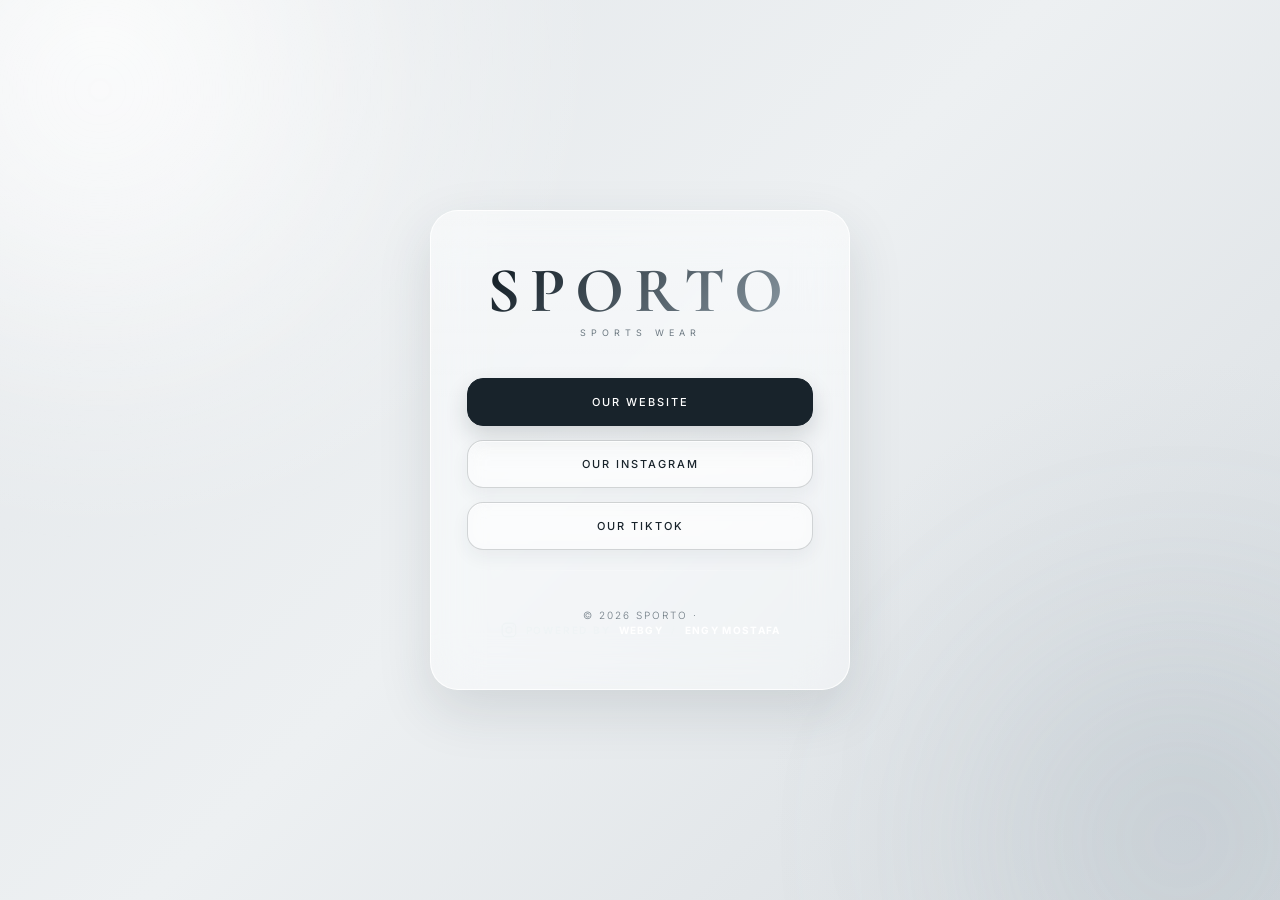
<file: index.html>
<!DOCTYPE html>
<html lang="en">
<head>
<meta charset="UTF-8">
<meta name="viewport" content="width=device-width, initial-scale=1.0">
<title>sporto — sports Wear</title>
<link href="https://fonts.googleapis.com/css2?family=Cormorant+Garamond:ital,wght@0,300;0,400;0,600;1,300;1,400&family=Inter:wght@300;400;500&display=swap" rel="stylesheet">
<style>
  * { margin: 0; padding: 0; box-sizing: border-box; }

  :root {
    --gold:        #9a9a9a;
    --gold-light:  #c4c4c4;
    --gold-dim:    rgba(255,255,255,0.08);
    --gold-border: rgba(255,255,255,0.15);
    --black:       #0f0f0f;
    --off-black:   #1a1a1a;
    --gray:        #a8a8a8;
    --light-gray:  #2a2a2a;
    --white:       #ffffff;
    --grad:        linear-gradient(135deg, #4a4a4a 0%, #1a1a1a 100%);

    /* liquid glass tokens */
    --glass-bg:        rgba(255,255,255,0.06);
    --glass-bg-strong: rgba(255,255,255,0.12);
    --glass-border:    rgba(255,255,255,0.14);
    --glass-shadow:    0 20px 60px rgba(0,0,0,0.55);
    --glass-blur:      24px;
  }

  html, body { height: 100%; }

  body {
    font-family: 'Inter', sans-serif;
    min-height: 100vh;
    display: flex;
    align-items: center;
    justify-content: center;
    padding: 20px;
    position: relative;
    overflow-x: hidden;
    font-weight: 300;
    letter-spacing: 0.01em;
    color: var(--white);
    background: #0a0a0c;
  }

  /* floating glass orbs for ambient liquid feel */
  body::before,
  body::after {
    content: '';
    position: fixed;
    border-radius: 50%;
    filter: blur(70px);
    pointer-events: none;
    z-index: 0;
  }
  body::before {
    width: 460px;
    height: 460px;
    top: -140px;
    left: -140px;
    background: radial-gradient(circle, rgba(56,142,255,0.55) 0%, transparent 70%);
    animation: float1 14s ease-in-out infinite;
  }
  body::after {
    width: 420px;
    height: 420px;
    bottom: -160px;
    right: -120px;
    background: radial-gradient(circle, rgba(255,140,56,0.5) 0%, transparent 70%);
    animation: float2 16s ease-in-out infinite;
  }

  @keyframes float1 {
    0%, 100% { transform: translate(0,0) scale(1); }
    50%      { transform: translate(40px, 30px) scale(1.08); }
  }
  @keyframes float2 {
    0%, 100% { transform: translate(0,0) scale(1); }
    50%      { transform: translate(-30px, -25px) scale(1.06); }
  }

  /* ── CONTAINER — the liquid glass card ── */
  .container {
    background: var(--glass-bg);
    backdrop-filter: blur(var(--glass-blur)) saturate(160%);
    -webkit-backdrop-filter: blur(var(--glass-blur)) saturate(160%);
    border-radius: 28px;
    padding: 48px 36px;
    width: 100%;
    max-width: 420px;
    border: 1px solid var(--glass-border);
    box-shadow:
      var(--glass-shadow),
      inset 0 1px 1px rgba(255,255,255,0.15),
      inset 0 -1px 1px rgba(255,255,255,0.04);
    position: relative;
    text-align: center;
    z-index: 1;
    overflow: hidden;
  }

  /* glossy top sheen — the "liquid" highlight */
  .container::before {
    content: '';
    position: absolute;
    top: 0; left: 0; right: 0;
    height: 50%;
    background: linear-gradient(to bottom, rgba(255,255,255,0.08), transparent);
    pointer-events: none;
    border-radius: 28px 28px 50% 50% / 28px 28px 30% 30%;
  }

  /* ── LANG TOGGLE ── */
  .lang-toggle {
    position: absolute;
    top: 20px;
    right: 20px;
    display: flex;
    align-items: center;
    gap: 6px;
    background: rgba(255,255,255,0.08);
    backdrop-filter: blur(8px);
    -webkit-backdrop-filter: blur(8px);
    border: 1px solid rgba(255,255,255,0.18);
    border-radius: 999px;
    padding: 6px 14px;
    font-size: 10px;
    font-weight: 500;
    letter-spacing: 1px;
    text-transform: uppercase;
    color: var(--gray);
    cursor: pointer;
    transition: all 0.25s ease;
    z-index: 2;
    box-shadow: 0 2px 8px rgba(0,0,0,0.2);
  }
  .lang-toggle:hover {
    border-color: rgba(255,255,255,0.4);
    color: var(--white);
    background: rgba(255,255,255,0.14);
  }
  .lang-toggle span { font-size: 13px; }

  /* ── BRAND ── */
  .brand-logo {
    font-family: 'Cormorant Garamond', serif;
    font-size: 64px;
    font-weight: 700;
    letter-spacing: 10px;
    text-transform: uppercase;
    color: var(--white);
    margin-bottom: 4px;
    line-height: 1;
    position: relative;
    z-index: 2;
  }

  .brand-tagline {
    font-size: 9px;
    letter-spacing: 5px;
    color: var(--gray);
    text-transform: uppercase;
    margin-bottom: 40px;
    font-weight: 400;
    position: relative;
    z-index: 2;
  }

  /* ── LINKS WRAPPER ── */
  .links-wrapper {
    display: flex;
    flex-direction: column;
    gap: 14px;
    position: relative;
    z-index: 2;
  }

  /* ── BUTTONS — glass pills ── */
  .link-btn {
    display: flex;
    align-items: center;
    justify-content: center;
    gap: 12px;
    padding: 16px 24px;
    border-radius: 16px;
    text-decoration: none;
    font-size: 11px;
    font-weight: 500;
    letter-spacing: 2px;
    text-transform: uppercase;
    transition: all 0.25s ease;
    position: relative;
    overflow: hidden;
    cursor: pointer;
    border: 1px solid var(--glass-border);
    width: 100%;
    backdrop-filter: blur(10px);
    -webkit-backdrop-filter: blur(10px);
  }

  .link-btn:hover { transform: translateY(-3px); }
  .link-btn:active { transform: scale(0.98); }

  /* Primary — solid white like reference */
  .btn-primary {
    background: rgba(255,255,255,0.92);
    color: var(--black);
    box-shadow: 0 6px 18px rgba(0,0,0,0.3), inset 0 1px 1px rgba(255,255,255,0.6);
    border: 1px solid rgba(255,255,255,0.9);
  }
  .btn-primary:hover {
    background: rgba(255,255,255,1);
    box-shadow: 0 8px 24px rgba(0,0,0,0.4), inset 0 1px 1px rgba(255,255,255,0.8);
  }

  /* Outline — dark glass */
  .btn-outline {
    background: rgba(255,255,255,0.07);
    color: var(--white);
    box-shadow: 0 4px 14px rgba(0,0,0,0.2), inset 0 1px 1px rgba(255,255,255,0.08);
  }
  .btn-outline:hover {
    border-color: rgba(255,255,255,0.3);
    color: var(--white);
    background: rgba(255,255,255,0.13);
  }

  .btn-label { flex: 1; text-align: center; }

  /* ── DIVIDER ── */
  .divider {
    height: 1px;
    background: linear-gradient(to right, transparent, rgba(255,255,255,0.2), transparent);
    margin: 6px 0;
  }

  /* ── FOOTER TEXT ── */
  .footer-text {
    margin-top: 32px;
    font-size: 10px;
    color: var(--gray);
    letter-spacing: 2px;
    text-transform: uppercase;
    position: relative;
    z-index: 2;
  }

  /* ── RIPPLE ── */
  @keyframes ripple {
    0%   { transform: scale(0); opacity: 0.5; }
    100% { transform: scale(4); opacity: 0; }
  }
  .ripple {
    position: absolute;
    border-radius: 50%;
    background: rgba(255,255,255,0.5);
    animation: ripple 0.6s linear;
    pointer-events: none;
    width: 20px;
    height: 20px;
    margin-top: -10px;
    margin-left: -10px;
  }

  /* ── LANGUAGE SWITCH ── */
  [lang-ar] .en-text { display: none; }
  [lang-ar] .ar-text { display: inline; }
  .ar-text { display: none; }

  /* reduced motion respect */
  @media (prefers-reduced-motion: reduce) {
    body::before, body::after { animation: none; }
    .link-btn, .lang-toggle { transition: none; }
  }

  @media (max-width: 480px) {
    .brand-logo { font-size: 48px; letter-spacing: 7px; }
    .container { padding: 40px 24px; }
  }
</style>
  <link rel="stylesheet" href="redesign.css">
</head>
<body>
<div class="container" id="mainCard">

  

  <div class="brand-logo">sporto</div>
  <div class="brand-tagline">
    <span class="en-text">sports wear</span>
    <span class="ar-text">ملابس رياضيه ب اعلي جوده</span>
  </div>

  <div class="links-wrapper">

    <a href="shop.html" class="link-btn btn-primary" onclick="addRipple(event)">
      <div class="btn-label">
        <span class="en-text">Our Website</span>
        <span class="ar-text"> موقعنا</span>
      </div>
    </a>

    <a href="https://www.instagram.com/webgy_?igsh=ZHFqcWhmeWtzOWMy&utm_source=qr" target="_blank" class="link-btn btn-outline" onclick="addRipple(event)">
      <div class="btn-label">
        <span class="en-text">Our Instagram</span>
        <span class="ar-text">إنستجرام AvoRa</span>
      </div>
    </a>

    <a href="https://www.tiktok.com/@webgy_?_r=1&_t=ZS-97Hf3dqQz5D" target="_blank" class="link-btn btn-outline" onclick="addRipple(event)">
      <div class="btn-label">
        <span class="en-text">Our TikTok</span>
        <span class="ar-text">تيك توك AvoRa</span>
      </div>
    </a>

    <div class="divider"></div>

    

  </div>

  <div class="footer-text">© 2026 SPORTO · <span class="footer-credit">
  <svg class="credit-instagram" viewBox="0 0 24 24" fill="none" stroke="currentColor" stroke-width="1.7" stroke-linecap="round" stroke-linejoin="round" aria-hidden="true"><rect x="3" y="3" width="18" height="18" rx="5"/><circle cx="12" cy="12" r="4"/><circle cx="17.5" cy="6.5" r="0.8" fill="currentColor" stroke="none"/></svg>
  <span class="credit-label">POWERED BY</span>
  <a href="https://www.instagram.com/webgy_?igsh=ZHFqcWhmeWtzOWMy&utm_source=qr" target="_blank" rel="noopener" class="credit-link">webgy</a>
  <span class="credit-separator">/</span>
  <a href="https://www.instagram.com/engy_mostaffa/" target="_blank" rel="noopener" class="credit-link">Engy Mostafa</a>
</span></div>
</div>

<script>
let isArabic = false;



function addRipple(e) {
  const btn = e.currentTarget;
  const ripple = document.createElement('span');
  ripple.classList.add('ripple');
  const rect = btn.getBoundingClientRect();
  ripple.style.left = (e.clientX - rect.left) + 'px';
  ripple.style.top = (e.clientY - rect.top) + 'px';
  btn.appendChild(ripple);
  setTimeout(() => ripple.remove(), 700);
}
</script>
</body>
</html>
</file>
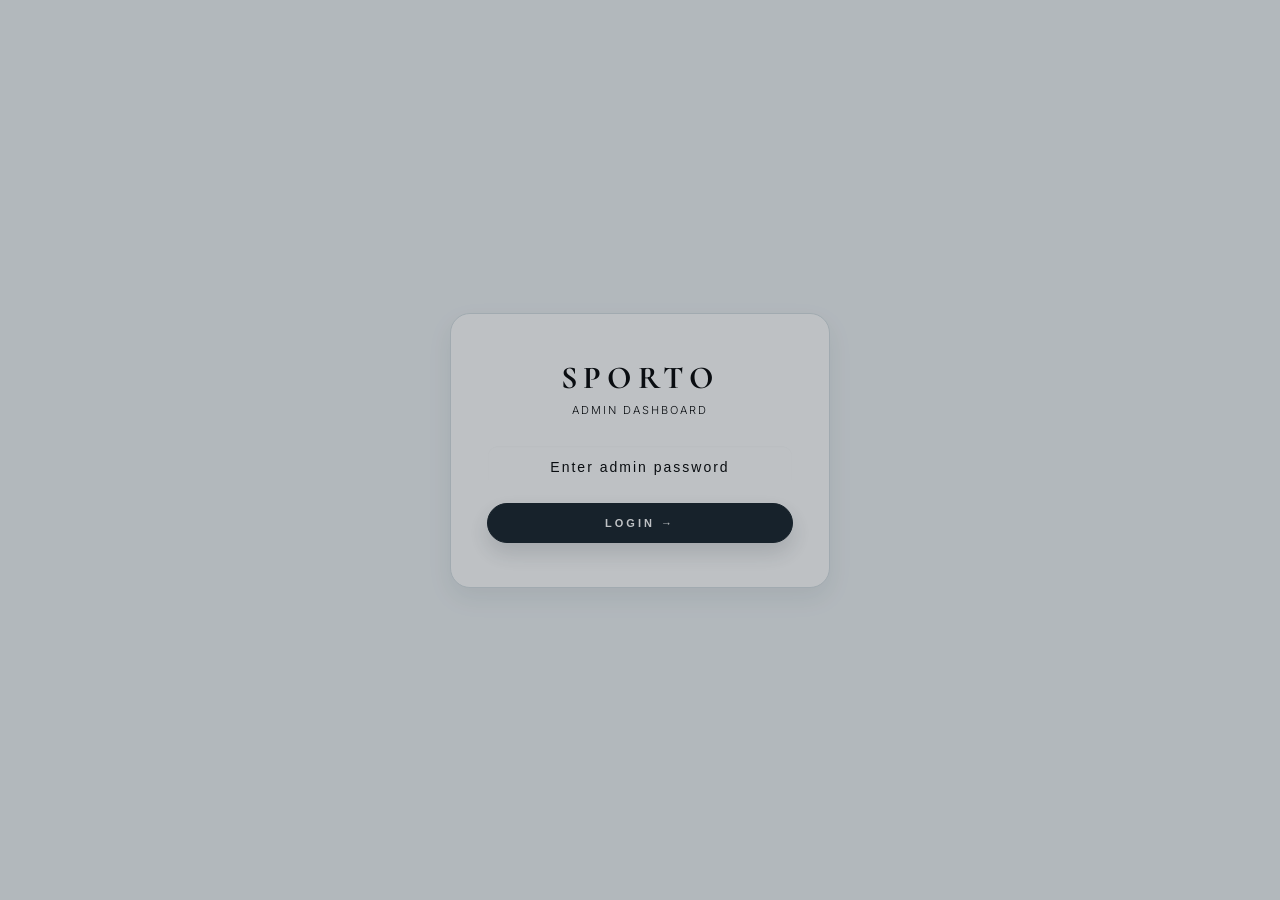
<file: admin.html>
<!DOCTYPE html>
<html lang="en">
<head>
<meta charset="UTF-8">
<meta name="viewport" content="width=device-width, initial-scale=1.0">
<title>SPORTO — Admin</title>
<link href="https://fonts.googleapis.com/css2?family=Cormorant+Garamond:ital,wght@0,300;0,400;0,600;1,300;1,400&family=Inter:wght@300;400;500;600&display=swap" rel="stylesheet">
<style>
*, *::before, *::after { margin:0; padding:0; box-sizing:border-box; }
:root {
  --black:#0a0a0c; --gray:#a8a8a8; --light-gray:#d6d6d6; --white:#ffffff;
  --red:#e0584a; --green:#3fb872; --g1:#e0e0e0;
  --glass-bg: rgba(255,255,255,0.06); --glass-border: rgba(255,255,255,0.14); --glass-blur:18px;
}
html { scroll-behavior:smooth; }
body { font-family:'Inter', sans-serif; background:var(--black); color:var(--white); overflow-x:hidden; font-weight:300; letter-spacing:0.01em; position:relative; min-height:100vh; }
body::before, body::after { content:''; position:fixed; border-radius:50%; filter:blur(90px); pointer-events:none; z-index:0; }
body::before { width:520px; height:520px; top:-160px; left:-160px; background:radial-gradient(circle, rgba(56,142,255,0.22) 0%, transparent 70%); }
body::after { width:480px; height:480px; bottom:-160px; right:-140px; background:radial-gradient(circle, rgba(255,140,56,0.18) 0%, transparent 70%); }

/* ── LOGIN SCREEN ── */
.login-screen { min-height:100vh; display:flex; align-items:center; justify-content:center; padding:20px; position:relative; z-index:1; }
.login-card {
  background:var(--glass-bg); backdrop-filter:blur(var(--glass-blur)) saturate(160%); -webkit-backdrop-filter:blur(var(--glass-blur)) saturate(160%);
  border:1px solid var(--glass-border); border-radius:20px; padding:44px 36px; width:100%; max-width:380px; text-align:center;
}
.login-brand { font-family:'Cormorant Garamond', serif; font-size:32px; font-weight:700; letter-spacing:6px; margin-bottom:6px; }
.login-sub { font-size:11px; color:var(--gray); letter-spacing:2px; text-transform:uppercase; margin-bottom:28px; }
.login-card input {
  width:100%; padding:13px 16px; border:1px solid var(--glass-border); border-radius:10px;
  background:rgba(255,255,255,0.04); color:var(--white); font-size:14px; outline:none; margin-bottom:14px; text-align:center; letter-spacing:2px;
}
.login-card input:focus { border-color:rgba(255,255,255,0.4); }
.login-btn {
  width:100%; padding:13px; background:rgba(255,255,255,0.92); color:var(--black); border:none;
  border-radius:999px; font-size:11px; font-weight:600; letter-spacing:3px; text-transform:uppercase; cursor:pointer; transition:all 0.2s;
}
.login-btn:hover { background:var(--white); }
.login-error { color:var(--red); font-size:11px; margin-top:12px; display:none; }

/* ── ADMIN SHELL ── */
.admin-shell { display:none; min-height:100vh; }
.admin-shell.active { display:flex; }

.sidebar {
  width:220px; flex-shrink:0; min-height:100vh;
  background:rgba(12,12,14,0.7); backdrop-filter:blur(20px); -webkit-backdrop-filter:blur(20px);
  border-right:1px solid rgba(255,255,255,0.08); padding:28px 0; position:sticky; top:0; height:100vh;
  display:flex; flex-direction:column; z-index:2;
}
.sidebar-brand { font-family:'Cormorant Garamond', serif; font-size:22px; font-weight:700; letter-spacing:5px; padding:0 26px 28px; }
.sidebar-brand span { color:var(--gray); font-size:10px; display:block; letter-spacing:2px; margin-top:4px; font-family:'Inter',sans-serif; }
.nav-item {
  display:flex; align-items:center; gap:12px; padding:13px 26px; font-size:12px; letter-spacing:1px;
  color:var(--gray); cursor:pointer; transition:all 0.2s; border-left:2px solid transparent;
}
.nav-item:hover { color:var(--white); background:rgba(255,255,255,0.04); }
.nav-item.active { color:var(--white); background:rgba(255,255,255,0.07); border-left-color:var(--white); }
.sidebar-footer { margin-top:auto; padding:18px 26px 0; }
.logout-btn { width:100%; padding:10px; background:rgba(224,88,74,0.1); border:1px solid rgba(224,88,74,0.3); color:#ff8a7a; border-radius:8px; font-size:11px; letter-spacing:1px; cursor:pointer; }
.logout-btn:hover { background:rgba(224,88,74,0.2); }

.main-area { flex:1; padding:32px 36px 80px; position:relative; z-index:1; min-width:0; }
.main-header { display:flex; align-items:center; justify-content:space-between; margin-bottom:28px; flex-wrap:wrap; gap:12px; }
.main-title { font-family:'Cormorant Garamond', serif; font-size:30px; font-weight:700; letter-spacing:2px; }
.main-sub { font-size:11px; color:var(--gray); margin-top:4px; }

.panel { display:none; }
.panel.active { display:block; }

.btn {
  padding:11px 22px; background:rgba(255,255,255,0.92); color:var(--black); border:none;
  border-radius:999px; font-size:11px; font-weight:600; letter-spacing:2px; text-transform:uppercase; cursor:pointer; transition:all 0.2s;
}
.btn:hover { background:var(--white); }
.btn-ghost { background:var(--glass-bg); color:var(--white); border:1px solid var(--glass-border); }
.btn-ghost:hover { background:rgba(255,255,255,0.14); }
.btn-danger { background:rgba(224,88,74,0.15); color:#ff8a7a; border:1px solid rgba(224,88,74,0.35); }
.btn-danger:hover { background:rgba(224,88,74,0.28); }
.btn-sm { padding:7px 14px; font-size:10px; }

/* stat cards */
.stats-grid { display:grid; grid-template-columns:repeat(auto-fit, minmax(180px,1fr)); gap:16px; margin-bottom:28px; }
.stat-card { background:var(--glass-bg); backdrop-filter:blur(var(--glass-blur)); -webkit-backdrop-filter:blur(var(--glass-blur)); border:1px solid var(--glass-border); border-radius:16px; padding:20px; }
.stat-label { font-size:10px; color:var(--gray); letter-spacing:2px; text-transform:uppercase; margin-bottom:8px; }
.stat-value { font-size:26px; font-weight:600; }

/* table */
.card { background:var(--glass-bg); backdrop-filter:blur(var(--glass-blur)) saturate(160%); -webkit-backdrop-filter:blur(var(--glass-blur)) saturate(160%); border:1px solid var(--glass-border); border-radius:18px; padding:22px; margin-bottom:20px; }
.card-title { font-size:11px; font-weight:600; letter-spacing:3px; text-transform:uppercase; color:var(--gray); margin-bottom:16px; }

table { width:100%; border-collapse:collapse; }
th, td { text-align:left; padding:10px 8px; font-size:12px; border-bottom:1px solid rgba(255,255,255,0.07); vertical-align:middle; }
th { color:var(--gray); font-weight:500; letter-spacing:1px; text-transform:uppercase; font-size:10px; }
td { color:var(--light-gray); }
.table-img { width:42px; height:42px; border-radius:8px; object-fit:cover; background:rgba(255,255,255,0.05); }
.table-actions { display:flex; gap:6px; }
.badge { padding:3px 9px; border-radius:999px; font-size:9px; letter-spacing:1px; text-transform:uppercase; }
.badge.in { background:rgba(63,184,114,0.15); color:#5ee59a; }
.badge.low { background:rgba(224,88,74,0.15); color:#ff8a7a; }
.badge.out { background:rgba(120,120,120,0.2); color:#aaa; }

/* form */
.form-grid { display:grid; grid-template-columns:1fr 1fr; gap:14px; }
.form-grid.full { grid-template-columns:1fr; }
@media(max-width:700px){ .form-grid { grid-template-columns:1fr; } }
.field label { display:block; font-size:10px; letter-spacing:1px; text-transform:uppercase; color:var(--gray); margin-bottom:6px; }
.field input, .field select, .field textarea {
  width:100%; padding:11px 14px; border:1px solid var(--glass-border); border-radius:10px;
  background:rgba(255,255,255,0.04); color:var(--white); font-family:'Inter', sans-serif; font-size:13px; outline:none; transition:border 0.2s;
}
.field input:focus, .field select:focus, .field textarea:focus { border-color:rgba(255,255,255,0.4); }
.field select option { background:#1a1a1c; }
.field { margin-bottom:14px; }

/* image uploader */
.upload-zone {
  border:1.5px dashed var(--glass-border); border-radius:14px; padding:20px;
  display:flex; flex-wrap:wrap; gap:12px; align-items:center; background:rgba(255,255,255,0.02); cursor:pointer; transition:all 0.2s;
}
.upload-zone:hover { border-color:rgba(255,255,255,0.35); background:rgba(255,255,255,0.04); }
.upload-zone.dragover { border-color:var(--green); background:rgba(63,184,114,0.06); }
.upload-placeholder { font-size:12px; color:var(--gray); text-align:center; width:100%; padding:14px 0; }
.img-thumb-wrap { position:relative; width:84px; height:84px; border-radius:10px; overflow:hidden; border:1px solid var(--glass-border); }
.img-thumb-wrap img { width:100%; height:100%; object-fit:cover; }
.img-thumb-remove {
  position:absolute; top:3px; right:3px; width:20px; height:20px; border-radius:50%;
  background:rgba(0,0,0,0.7); color:white; border:none; font-size:11px; cursor:pointer; display:flex; align-items:center; justify-content:center;
}
.upload-progress { font-size:10px; color:var(--gray); margin-top:6px; }

.modal-overlay {
  position:fixed; inset:0; background:rgba(0,0,0,0); z-index:500; pointer-events:none; transition:background 0.3s;
  display:flex; align-items:flex-start; justify-content:center; padding:40px 16px; overflow-y:auto;
}
.modal-overlay.open { background:rgba(0,0,0,0.6); pointer-events:all; }
.modal {
  background:rgba(16,16,18,0.92); backdrop-filter:blur(28px) saturate(160%); -webkit-backdrop-filter:blur(28px) saturate(160%);
  border:1px solid var(--glass-border); border-radius:20px; padding:30px; width:100%; max-width:640px;
  transform:translateY(-20px); opacity:0; transition:all 0.3s;
}
.modal-overlay.open .modal { transform:translateY(0); opacity:1; }
.modal-header { display:flex; align-items:center; justify-content:space-between; margin-bottom:20px; }
.modal-title { font-size:16px; font-weight:600; letter-spacing:1px; }
.modal-close { width:30px; height:30px; border-radius:50%; background:rgba(255,255,255,0.06); border:1px solid var(--glass-border); color:var(--gray); cursor:pointer; }
.modal-footer { display:flex; justify-content:flex-end; gap:10px; margin-top:20px; }

/* category cover grid */
.cat-cover-grid { display:grid; grid-template-columns:repeat(auto-fit, minmax(220px,1fr)); gap:18px; }
.cat-cover-card { background:rgba(255,255,255,0.03); border:1px solid var(--glass-border); border-radius:16px; padding:16px; }
.cat-cover-preview { width:100%; aspect-ratio:3/2; border-radius:10px; object-fit:cover; background:rgba(255,255,255,0.05); margin-bottom:12px; }
.cat-cover-label { font-size:12px; color:var(--white); margin-bottom:10px; font-weight:500; }

.toast {
  position:fixed; bottom:24px; left:50%; transform:translateX(-50%) translateY(80px);
  background:rgba(20,20,22,0.9); backdrop-filter:blur(16px); color:white; padding:12px 24px;
  border-radius:999px; font-size:12px; z-index:999; transition:transform 0.3s cubic-bezier(0.34,1.56,0.64,1);
  white-space:nowrap; border:1px solid rgba(255,255,255,0.16);
}
.toast.show { transform:translateX(-50%) translateY(0); }

.empty-row td { text-align:center; color:#888; padding:30px; }

@media(max-width:768px){
  .sidebar { position:fixed; left:-220px; transition:left 0.3s; z-index:300; }
  .sidebar.open { left:0; }
  .mobile-menu-btn { display:flex !important; }
  .main-area { padding:20px 16px 60px; }
}
.mobile-menu-btn {
  display:none; width:38px; height:38px; border-radius:10px; background:var(--glass-bg); border:1px solid var(--glass-border);
  color:white; align-items:center; justify-content:center; cursor:pointer; margin-right:10px;
}


/* ── SPORTO IMAGE LOADING PLACEHOLDER ── */
@keyframes sportoImageShimmer {
  0% { background-position: 200% 0; }
  100% { background-position: -200% 0; }
}
.product-img-wrapper img,
.category-card img,
.cart-item-img,
.summary-item img,
.thumb,
#mainImg,
.table-img {
  background: linear-gradient(110deg, rgba(255,255,255,0.045) 8%, rgba(255,255,255,0.14) 18%, rgba(255,255,255,0.045) 33%);
  background-size: 200% 100%;
  animation: sportoImageShimmer 1.45s ease-in-out infinite;
}
img.image-loaded {
  animation: none;
  background: transparent;
}
img.image-failed {
  animation: none;
  background: linear-gradient(135deg, rgba(255,255,255,0.10), rgba(255,255,255,0.035));
}
@media (prefers-reduced-motion: reduce) {
  img:not(.image-loaded) { animation: none; }
}

</style>
  <link rel="stylesheet" href="redesign.css">
</head>
<body class="admin-page">

<!-- LOGIN SCREEN -->
<div class="login-screen" id="loginScreen">
  <div class="login-card">
    <div class="login-brand">SPORTO</div>
    <div class="login-sub">Admin Dashboard</div>
    <input type="password" id="adminPassword" placeholder="Enter admin password" onkeydown="if(event.key==='Enter')attemptLogin()">
    <button class="login-btn" onclick="attemptLogin()">Login →</button>
    <div class="login-error" id="loginError">Incorrect password. Try again.</div>
  </div>
</div>

<!-- ADMIN SHELL -->
<div class="admin-shell" id="adminShell">

  <div class="sidebar" id="sidebar">
    <div class="sidebar-brand">SPORTO <span>Admin Panel</span></div>
    <div class="nav-item active" data-panel="dashboard" onclick="switchPanel('dashboard')">📊 &nbsp;Dashboard</div>
    <div class="nav-item" data-panel="products" onclick="switchPanel('products')">👟 &nbsp;Products</div>
    <div class="nav-item" data-panel="orders" onclick="switchPanel('orders')">📦 &nbsp;Orders</div>
    <div class="nav-item" data-panel="settings" onclick="switchPanel('settings')">⚙️ &nbsp;Site Settings</div>
    <div class="sidebar-footer">
      <button class="logout-btn" onclick="logout()">Log Out</button>
    </div>
  </div>

  <div class="main-area">

    <div class="main-header">
      <div style="display:flex;align-items:center;">
        <button class="mobile-menu-btn" onclick="document.getElementById('sidebar').classList.toggle('open')">☰</button>
        <div>
          <div class="main-title" id="panelTitle">Dashboard</div>
          <div class="main-sub" id="panelSub">Overview of your store</div>
        </div>
      </div>
      <div id="panelActions"></div>
    </div>

    <!-- DASHBOARD -->
    <div class="panel active" id="panel-dashboard">
      <div class="stats-grid">
        <div class="stat-card"><div class="stat-label">Total Products</div><div class="stat-value" id="statProducts">0</div></div>
        <div class="stat-card"><div class="stat-label">Out of Stock</div><div class="stat-value" id="statOutOfStock">0</div></div>
        <div class="stat-card"><div class="stat-label">Total Orders</div><div class="stat-value" id="statOrders">0</div></div>
        <div class="stat-card"><div class="stat-label">Revenue (EGP)</div><div class="stat-value" id="statRevenue">0</div></div>
      </div>
      <div class="card">
        <div class="card-title">Recent Orders</div>
        <table>
          <thead><tr><th>Order ID</th><th>Customer</th><th>Total</th><th>Date</th></tr></thead>
          <tbody id="recentOrdersBody"><tr class="empty-row"><td colspan="4">Loading...</td></tr></tbody>
        </table>
      </div>
    </div>

    <!-- PRODUCTS -->
    <div class="panel" id="panel-products">
      <div class="card">
        <div class="card-title">All Products</div>
        <table>
          <thead><tr><th>Image</th><th>Name</th><th>Gender</th><th>Price</th><th>Stock</th><th></th></tr></thead>
          <tbody id="productsBody"><tr class="empty-row"><td colspan="6">Loading...</td></tr></tbody>
        </table>
      </div>
    </div>

    <!-- ORDERS -->
    <div class="panel" id="panel-orders">
      <div class="card">
        <div class="card-title">All Orders</div>
        <table>
          <thead><tr><th>Order ID</th><th>Customer</th><th>Phone</th><th>Items</th><th>Total</th><th>Payment</th><th>Date</th></tr></thead>
          <tbody id="ordersBody"><tr class="empty-row"><td colspan="7">Loading...</td></tr></tbody>
        </table>
      </div>
    </div>

    <!-- SETTINGS -->
    <div class="panel" id="panel-settings">
      <div class="card">
        <div class="card-title">Announcement Bar Text</div>
        <div class="field">
          <label>Scrolling announcement message</label>
          <input type="text" id="settingAnnouncement" placeholder="✨ Free Shipping on orders above 900 EGP...">
        </div>
        <button class="btn" onclick="saveSettings()">Save Settings</button>
      </div>
    </div>

  </div>
</div>

<div class="toast" id="toast"></div>

<!-- PRODUCT MODAL -->
<div class="modal-overlay" id="productModalOverlay">
  <div class="modal">
    <div class="modal-header">
      <div class="modal-title" id="productModalTitle">Add Product</div>
      <button class="modal-close" onclick="closeProductModal()">✕</button>
    </div>

    <input type="hidden" id="pId">
    <div class="form-grid">
      <div class="field"><label>Product Name</label><input type="text" id="pName" placeholder="e.g. Performance Training Tee"></div>
      <div class="field"><label>Price (EGP)</label><input type="number" id="pPrice" placeholder="0"></div>
      <div class="field"><label>Old Price (optional, for discount)</label><input type="number" id="pOldPrice" placeholder="0"></div>
      <div class="field"><label>Stock Quantity</label><input type="number" id="pStock" placeholder="0"></div>
      <div class="field">
        <label>Gender</label>
        <select id="pGender">
          <option value="men">Men</option>
          <option value="women">Women</option>
          <option value="unisex">Unisex</option>
        </select>
      </div>
    </div>
    <div class="field full">
      <label>Description</label>
      <textarea id="pDescription" rows="3" placeholder="Product description..."></textarea>
    </div>
    <div class="field full">
      <label>Product Images (upload from device — max 4 images)</label>
      <div class="upload-zone" id="productUploadZone" onclick="document.getElementById('productFileInput').click()">
        <div class="upload-placeholder" id="productUploadPlaceholder">📤 Click or drag images here to upload (max 4)</div>
      </div>
      <input type="file" id="productFileInput" accept="image/*" multiple style="display:none;" onchange="handleProductFiles(this.files)">
      <div class="upload-progress" id="productUploadProgress"></div>
    </div>

    <div class="modal-footer">
      <button class="btn-ghost btn" onclick="closeProductModal()">Cancel</button>
      <button class="btn" onclick="saveProduct()">Save Product</button>
    </div>
  </div>
</div>

<script src="config.js"></script>
<script>
// ════════════════════════════════════════
// AUTH — change this password before launch!
// ════════════════════════════════════════
const ADMIN_PASSWORD = "sporto2026";

function attemptLogin() {
  const pass = document.getElementById('adminPassword').value;
  if (pass === ADMIN_PASSWORD) {
    sessionStorage.setItem('sporto_admin_auth', '1');
    document.getElementById('loginScreen').style.display = 'none';
    document.getElementById('adminShell').classList.add('active');
    initAdmin();
  } else {
    document.getElementById('loginError').style.display = 'block';
  }
}
function logout() {
  sessionStorage.removeItem('sporto_admin_auth');
  location.reload();
}
if (sessionStorage.getItem('sporto_admin_auth') === '1') {
  document.addEventListener('DOMContentLoaded', () => {
    document.getElementById('loginScreen').style.display = 'none';
    document.getElementById('adminShell').classList.add('active');
    initAdmin();
  });
}

// ════════════════════════════════════════
// FIREBASE SETUP
// ════════════════════════════════════════
let app, db;
let fbModules = {};

async function initFirebase() {
  const { initializeApp, getApps } = await import('https://www.gstatic.com/firebasejs/10.7.0/firebase-app.js');
  const firestoreMod = await import('https://www.gstatic.com/firebasejs/10.7.0/firebase-firestore.js');
  const cfg = window.SPORTO_FIREBASE_CONFIG || window.ARQA_FIREBASE_CONFIG;
  if (!cfg || cfg.apiKey === "YOUR_API_KEY") {
    showToast('⚠️ Firebase not configured — set up config.js first');
    return false;
  }
  app = getApps().length ? getApps()[0] : initializeApp(cfg);
  db = firestoreMod.getFirestore(app);
  fbModules = { ...firestoreMod };
  return true;
}

let PRODUCTS = [];
let ORDERS = [];
let CATEGORY_IMAGES = {};
let pendingImageUrls = []; // images attached to the product currently being edited

async function initAdmin() {
  const ok = await initFirebase();
  if (!ok) return;
  await loadProducts();
  await loadOrders();
  await loadSettings();
  renderDashboard();
  renderProductsTable();
  renderOrdersTable();
}

// ════════════════════════════════════════
// NAVIGATION
// ════════════════════════════════════════
const PANEL_INFO = {
  dashboard:  { title:'Dashboard',        sub:'Overview of your store' },
  products:   { title:'Products',         sub:'Manage your product catalog' },
  orders:     { title:'Orders',           sub:'View all customer orders' },
  settings:   { title:'Site Settings',    sub:'Global site configuration' },
};

function switchPanel(name) {
  document.querySelectorAll('.nav-item').forEach(n => n.classList.toggle('active', n.dataset.panel === name));
  document.querySelectorAll('.panel').forEach(p => p.classList.remove('active'));
  document.getElementById(`panel-${name}`).classList.add('active');
  document.getElementById('panelTitle').textContent = PANEL_INFO[name].title;
  document.getElementById('panelSub').textContent = PANEL_INFO[name].sub;

  const actions = document.getElementById('panelActions');
  actions.innerHTML = '';
  if (name === 'products') {
    const btn = document.createElement('button');
    btn.className = 'btn';
    btn.textContent = '+ Add Product';
    btn.onclick = () => openProductModal();
    actions.appendChild(btn);
  }
  document.getElementById('sidebar').classList.remove('open');
}

// ════════════════════════════════════════
// PRODUCTS
// ════════════════════════════════════════
async function loadProducts() {
  try {
    const snap = await fbModules.getDocs(fbModules.collection(db, 'products'));
    PRODUCTS = snap.docs.map(d => ({ id:d.id, ...d.data() }));
  } catch(e) { console.log(e); PRODUCTS = []; }
}

function renderProductsTable() {
  const body = document.getElementById('productsBody');
  if (!PRODUCTS.length) {
    body.innerHTML = `<tr class="empty-row"><td colspan="7">No products yet. Click "Add Product" to create one.</td></tr>`;
    return;
  }
  body.innerHTML = PRODUCTS.map(p => {
    const stockBadge = p.stock <= 0 ? `<span class="badge out">Out</span>` : p.stock <= 3 ? `<span class="badge low">${p.stock} left</span>` : `<span class="badge in">${p.stock} in stock</span>`;
    return `
    <tr>
      <td><img class="table-img" src="${(p.images && p.images[0]) || ''}" onload="this.classList.add('image-loaded')" onerror="this.style.opacity=0"></td>
      <td>${p.name || '—'}</td>
      <td style="text-transform:capitalize;">${p.gender || '—'}</td>
      <td>${p.price || 0} EGP${p.oldPrice ? ` <span style="color:#777;text-decoration:line-through;font-size:10px;">${p.oldPrice}</span>` : ''}</td>
      <td>${stockBadge}</td>
      <td class="table-actions">
        <button class="btn-ghost btn btn-sm" onclick="openProductModal('${p.id}')">Edit</button>
        <button class="btn-danger btn btn-sm" onclick="deleteProduct('${p.id}')">Delete</button>
      </td>
    </tr>`;
  }).join('');
}

function openProductModal(id) {
  pendingImageUrls = [];
  document.getElementById('pId').value = '';
  document.getElementById('pName').value = '';
  document.getElementById('pPrice').value = '';
  document.getElementById('pOldPrice').value = '';
  document.getElementById('pStock').value = '';
  document.getElementById('pGender').value = 'men';
  document.getElementById('pDescription').value = '';
  document.getElementById('productModalTitle').textContent = 'Add Product';
  document.getElementById('productUploadProgress').textContent = '';

  if (id) {
    const p = PRODUCTS.find(p => p.id === id);
    if (p) {
      document.getElementById('pId').value = p.id;
      document.getElementById('pName').value = p.name || '';
      document.getElementById('pPrice').value = p.price || '';
      document.getElementById('pOldPrice').value = p.oldPrice || '';
      document.getElementById('pStock').value = p.stock || 0;
      document.getElementById('pGender').value = p.gender || 'men';
      document.getElementById('pDescription').value = p.description || '';
      pendingImageUrls = [...(p.images || [])];
      document.getElementById('productModalTitle').textContent = 'Edit Product';
    }
  }
  renderImageThumbs();
  document.getElementById('productModalOverlay').classList.add('open');
}
function closeProductModal() {
  document.getElementById('productModalOverlay').classList.remove('open');
}

function renderImageThumbs() {
  const zone = document.getElementById('productUploadZone');
  const thumbs = pendingImageUrls.map((url, i) => `
    <div class="img-thumb-wrap">
      <img src="${url}">
      <button class="img-thumb-remove" onclick="event.stopPropagation();removeImage(${i})">✕</button>
    </div>`).join('');
  const placeholder = pendingImageUrls.length
    ? ''
    : `<div class="upload-placeholder">📤 Click or drag images here to upload (max 4)</div>`;
  zone.innerHTML = thumbs + placeholder;
}
function removeImage(i) {
  pendingImageUrls.splice(i, 1);
  renderImageThumbs();
}

// drag & drop
const uploadZoneEl = document.getElementById('productUploadZone');
uploadZoneEl.addEventListener('dragover', e => { e.preventDefault(); uploadZoneEl.classList.add('dragover'); });
uploadZoneEl.addEventListener('dragleave', () => uploadZoneEl.classList.remove('dragover'));
uploadZoneEl.addEventListener('drop', e => {
  e.preventDefault(); uploadZoneEl.classList.remove('dragover');
  handleProductFiles(e.dataTransfer.files);
});

async function handleProductFiles(fileList) {
  const files = Array.from(fileList).filter(f => f.type.startsWith('image/'));
  if (!files.length) return;
  const MAX_IMAGES = 4;
  if (pendingImageUrls.length >= MAX_IMAGES) {
    showToast(`⚠️ Max ${MAX_IMAGES} images per product (Firestore size limit)`);
    return;
  }
  const progressEl = document.getElementById('productUploadProgress');
  for (let i = 0; i < files.length; i++) {
    if (pendingImageUrls.length >= MAX_IMAGES) {
      showToast(`⚠️ Max ${MAX_IMAGES} images per product reached`);
      break;
    }
    progressEl.textContent = `Processing image ${i+1} of ${files.length}...`;
    try {
      const base64 = await fileToCompressedBase64(files[i]);
      pendingImageUrls.push(base64);
      renderImageThumbs();
    } catch(e) {
      showToast('⚠️ Image processing failed: ' + e.message);
    }
  }
  progressEl.textContent = `✓ Images added`;
  setTimeout(() => progressEl.textContent = '', 2500);
}

// Converts an image file to a compressed base64 string (resized to max 900px,
// JPEG quality 0.72) so it stays small enough to fit inside a Firestore document.
function fileToCompressedBase64(file, maxDimension = 900, quality = 0.72) {
  return new Promise((resolve, reject) => {
    const reader = new FileReader();
    reader.onerror = () => reject(new Error('Could not read file'));
    reader.onload = () => {
      const img = new Image();
      img.onerror = () => reject(new Error('Could not load image'));
      img.onload = () => {
        let { width, height } = img;
        if (width > maxDimension || height > maxDimension) {
          if (width > height) { height = Math.round(height * (maxDimension / width)); width = maxDimension; }
          else { width = Math.round(width * (maxDimension / height)); height = maxDimension; }
        }
        const canvas = document.createElement('canvas');
        canvas.width = width; canvas.height = height;
        const ctx = canvas.getContext('2d');
        ctx.drawImage(img, 0, 0, width, height);
        resolve(canvas.toDataURL('image/jpeg', quality));
      };
      img.src = reader.result;
    };
    reader.readAsDataURL(file);
  });
}

async function saveProduct() {
  const id = document.getElementById('pId').value;
  const name = document.getElementById('pName').value.trim();
  const price = parseFloat(document.getElementById('pPrice').value);
  const oldPrice = parseFloat(document.getElementById('pOldPrice').value) || null;
  const stock = parseInt(document.getElementById('pStock').value) || 0;
  const gender = document.getElementById('pGender').value;
  const description = document.getElementById('pDescription').value.trim();

  if (!name || !price || !pendingImageUrls.length) {
    alert('Please fill in the product name, price, and upload at least one image.');
    return;
  }

  const data = { name, price, oldPrice, stock, gender, description, images: pendingImageUrls };

  try {
    if (id) {
      await fbModules.updateDoc(fbModules.doc(db, 'products', id), data);
      showToast('✓ Product updated');
    } else {
      await fbModules.addDoc(fbModules.collection(db, 'products'), data);
      showToast('✓ Product added');
    }
    closeProductModal();
    await loadProducts();
    renderProductsTable();
    renderDashboard();
  } catch(e) {
    showToast('⚠️ Error saving product: ' + e.message);
  }
}

async function deleteProduct(id) {
  if (!confirm('Delete this product? This cannot be undone.')) return;
  try {
    await fbModules.deleteDoc(fbModules.doc(db, 'products', id));
    showToast('✓ Product deleted');
    await loadProducts();
    renderProductsTable();
    renderDashboard();
  } catch(e) {
    showToast('⚠️ Error deleting product');
  }
}

// ════════════════════════════════════════
// ORDERS
// ════════════════════════════════════════
async function loadOrders() {
  try {
    const snap = await fbModules.getDocs(fbModules.query(fbModules.collection(db, 'orders'), fbModules.orderBy('timestamp','desc')));
    ORDERS = snap.docs.map(d => ({ id:d.id, ...d.data() }));
  } catch(e) { ORDERS = []; }
}

function renderOrdersTable() {
  const body = document.getElementById('ordersBody');
  if (!ORDERS.length) {
    body.innerHTML = `<tr class="empty-row"><td colspan="7">No orders yet.</td></tr>`;
    return;
  }
  body.innerHTML = ORDERS.map(o => `
    <tr>
      <td>${o.orderId || o.id}</td>
      <td>${o.name || '—'}</td>
      <td>${o.phone || '—'}</td>
      <td>${(o.items || []).reduce((s,i) => s+i.qty, 0)} item(s)</td>
      <td>${o.total || 0} EGP</td>
      <td style="text-transform:uppercase;font-size:10px;">${o.payment || '—'}</td>
      <td>${o.timestamp ? new Date(o.timestamp).toLocaleDateString() : '—'}</td>
    </tr>`).join('');
}

// ════════════════════════════════════════
// DASHBOARD
// ════════════════════════════════════════
function renderDashboard() {
  document.getElementById('statProducts').textContent = PRODUCTS.length;
  document.getElementById('statOutOfStock').textContent = PRODUCTS.filter(p => p.stock <= 0).length;
  document.getElementById('statOrders').textContent = ORDERS.length;
  document.getElementById('statRevenue').textContent = ORDERS.reduce((s,o) => s + (o.total || 0), 0);

  const recentBody = document.getElementById('recentOrdersBody');
  if (!ORDERS.length) {
    recentBody.innerHTML = `<tr class="empty-row"><td colspan="4">No orders yet.</td></tr>`;
  } else {
    recentBody.innerHTML = ORDERS.slice(0,5).map(o => `
      <tr>
        <td>${o.orderId || o.id}</td>
        <td>${o.name || '—'}</td>
        <td>${o.total || 0} EGP</td>
        <td>${o.timestamp ? new Date(o.timestamp).toLocaleDateString() : '—'}</td>
      </tr>`).join('');
  }
}

// ════════════════════════════════════════
// SETTINGS
// ════════════════════════════════════════
async function loadSettings() {
  try {
    const snap = await fbModules.getDoc(fbModules.doc(db, 'settings', 'siteConfig'));
    if (snap.exists()) {
      const data = snap.data();
      document.getElementById('settingAnnouncement').value = data.announcement || '';
    }
  } catch(e) {}
}
async function saveSettings() {
  const announcement = document.getElementById('settingAnnouncement').value.trim();
  try {
    await fbModules.setDoc(fbModules.doc(db, 'settings', 'siteConfig'), { announcement });
    showToast('✓ Settings saved');
  } catch(e) {
    showToast('⚠️ Error saving settings');
  }
}

// ════════════════════════════════════════
// TOAST
// ════════════════════════════════════════
function showToast(msg) {
  const t = document.getElementById('toast');
  t.textContent = msg; t.classList.add('show');
  setTimeout(() => t.classList.remove('show'), 3000);
}
</script>
</body>
</html>
</file>
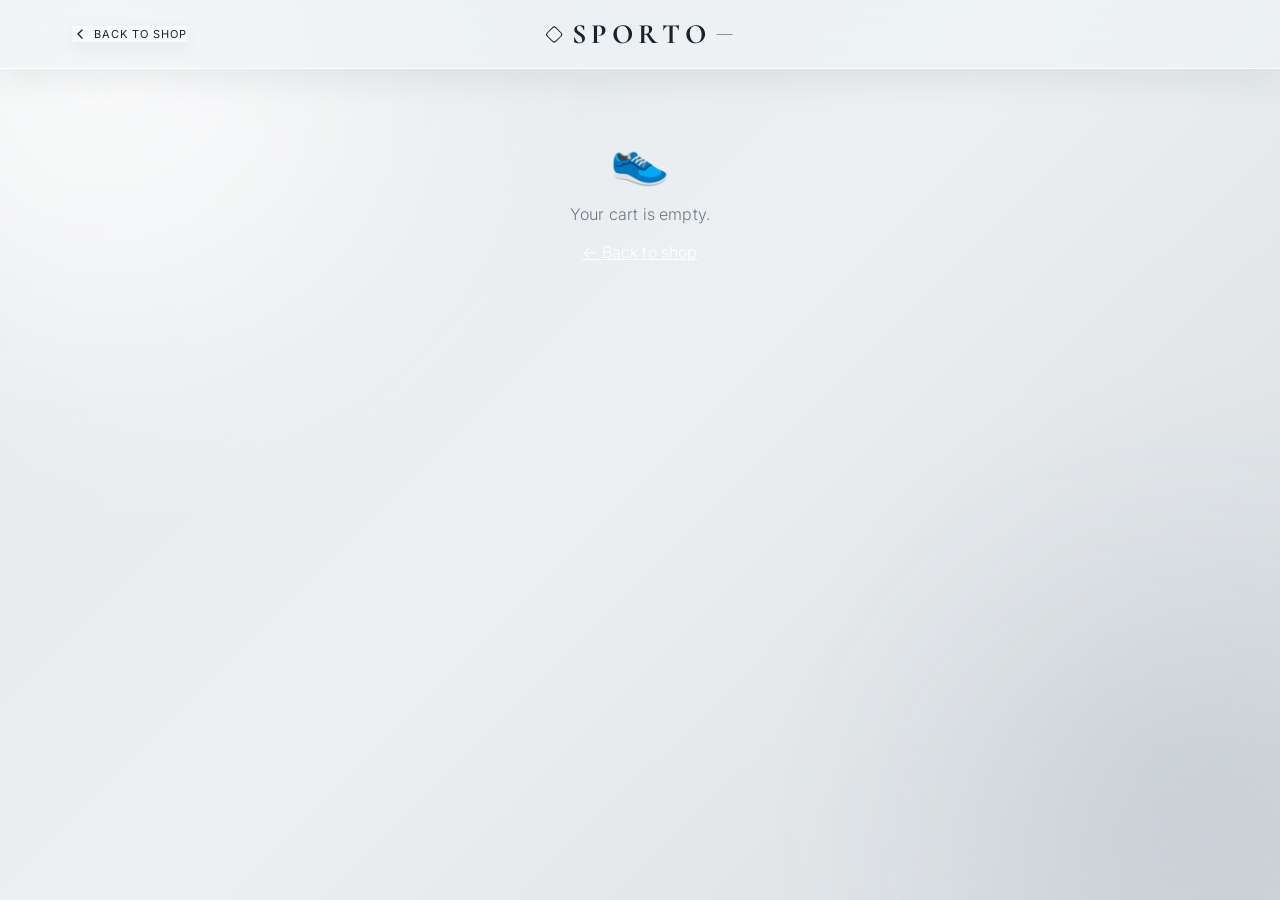
<file: checkout.html>
<!DOCTYPE html>
<html lang="en">
<head>
<meta charset="UTF-8">
<meta name="viewport" content="width=device-width, initial-scale=1.0">
<title>SPORTO — Checkout</title>
<link href="https://fonts.googleapis.com/css2?family=Cormorant+Garamond:ital,wght@0,300;0,400;0,600;1,300;1,400&family=Inter:wght@300;400;500;600&display=swap" rel="stylesheet">
<style>
*, *::before, *::after { margin:0; padding:0; box-sizing:border-box; }

:root {
  --gold:        #b8b8b8;
  --black:       #0a0a0c;
  --gray:        #a8a8a8;
  --light-gray:  #d6d6d6;
  --white:       #ffffff;
  --red:         #e0584a;
  --green:       #3fb872;
  --g1:          #e0e0e0;

  --glass-bg:        rgba(255,255,255,0.06);
  --glass-border:    rgba(255,255,255,0.14);
  --glass-blur:      18px;
}

html { scroll-behavior:smooth; }
body {
  font-family:'Inter', sans-serif;
  background:var(--black);
  color:var(--white);
  overflow-x:hidden;
  font-weight:300;
  letter-spacing:0.01em;
  position:relative;
  min-height:100vh;
}

body::before, body::after {
  content:'';
  position:fixed;
  border-radius:50%;
  filter:blur(90px);
  pointer-events:none;
  z-index:0;
}
body::before {
  width:520px; height:520px; top:-160px; left:-160px;
  background:radial-gradient(circle, rgba(56,142,255,0.28) 0%, transparent 70%);
  animation:float1 16s ease-in-out infinite;
}
body::after {
  width:480px; height:480px; bottom:-160px; right:-140px;
  background:radial-gradient(circle, rgba(255,140,56,0.24) 0%, transparent 70%);
  animation:float2 18s ease-in-out infinite;
}
@keyframes float1 { 0%,100%{transform:translate(0,0) scale(1);} 50%{transform:translate(40px,30px) scale(1.08);} }
@keyframes float2 { 0%,100%{transform:translate(0,0) scale(1);} 50%{transform:translate(-30px,-25px) scale(1.06);} }

header {
  position:sticky; top:0; z-index:200;
  background:rgba(10,10,12,0.55);
  backdrop-filter:blur(20px) saturate(160%);
  -webkit-backdrop-filter:blur(20px) saturate(160%);
  border-bottom:1px solid rgba(255,255,255,0.1);
}
.header-inner {
  max-width:1200px; margin:0 auto; padding:0 32px; height:68px;
  display:flex; align-items:center; justify-content:space-between; gap:20px;
}
.back-btn {
  display:flex; align-items:center; gap:6px;
  font-size:11px; color:var(--gray); text-decoration:none;
  font-weight:400; letter-spacing:1px; text-transform:uppercase;
  transition:color 0.2s;
}
.back-btn:hover { color:var(--white); }
.brand-name-header {
  font-family:'Cormorant Garamond', serif;
  font-size:28px; font-weight:700; letter-spacing:8px;
  text-transform:uppercase; color:var(--white);
  text-decoration:none;
  position:absolute; left:50%; transform:translateX(-50%);
}

.page-title-wrap { max-width:900px; margin:0 auto; padding:32px 32px 0; position:relative; z-index:1; }
.page-title {
  font-family:'Cormorant Garamond', serif;
  font-size:clamp(28px,4vw,40px); font-weight:700; letter-spacing:3px;
  text-transform:uppercase; text-align:center;
}
.page-sub { text-align:center; font-size:11px; color:var(--gray); margin-top:8px; letter-spacing:1px; }

/* ── STEPS ── */
.steps { display:flex; align-items:center; justify-content:center; gap:10px; margin:28px 0; max-width:900px; margin-left:auto; margin-right:auto; position:relative; z-index:1; }
.step { display:flex; align-items:center; gap:8px; font-size:10px; letter-spacing:1px; text-transform:uppercase; color:#0a0a0c; }
.step-num {
  width:24px; height:24px; border-radius:50%; background:var(--glass-bg); border:1px solid var(--glass-border);
  display:flex; align-items:center; justify-content:center; font-size:11px; color:#0a0a0c;
}
.step.active .step-num { background:rgba(255,255,255,0.92); color:var(--black); border-color:transparent; }
.step.active { color:#0a0a0c; }
.step-divider { width:30px; height:1px; background:var(--glass-border); }

.checkout-layout {
  max-width:900px; margin:0 auto; padding:0 32px 80px;
  display:grid; grid-template-columns:1.3fr 1fr; gap:32px; align-items:start;
  position:relative; z-index:1;
}
@media(max-width:768px){ .checkout-layout{ grid-template-columns:1fr; padding:0 16px 48px; } }

.card {
  background:var(--glass-bg);
  backdrop-filter:blur(var(--glass-blur)) saturate(160%);
  -webkit-backdrop-filter:blur(var(--glass-blur)) saturate(160%);
  border:1px solid var(--glass-border);
  border-radius:18px; padding:28px;
}
.card + .card { margin-top:20px; }
.card-title { font-size:11px; font-weight:600; letter-spacing:3px; text-transform:uppercase; color:var(--gray); margin-bottom:18px; }

.form-row { display:grid; grid-template-columns:1fr 1fr; gap:12px; margin-bottom:14px; }
.form-row.full { grid-template-columns:1fr; }
.form-field label { display:block; font-size:10px; letter-spacing:1px; text-transform:uppercase; color:var(--gray); margin-bottom:6px; }
.form-field input, .form-field select, .form-field textarea {
  width:100%; padding:12px 14px; border:1px solid var(--glass-border); border-radius:10px;
  background:rgba(255,255,255,0.04); color:var(--white); font-family:'Inter', sans-serif; font-size:13px;
  outline:none; transition:border 0.2s;
}
.form-field input:focus, .form-field select:focus, .form-field textarea:focus { border-color:rgba(255,255,255,0.4); }
.form-field input::placeholder, .form-field textarea::placeholder { color:#777; }
.form-field select option { background:#1a1a1c; }

.payment-option {
  display:flex; align-items:center; gap:12px; padding:14px 16px;
  border:1px solid var(--glass-border); border-radius:12px; margin-bottom:10px;
  cursor:pointer; transition:all 0.2s;
}
.payment-option:hover { border-color:rgba(255,255,255,0.3); }
.payment-option input { accent-color:var(--white); width:16px; height:16px; }
.payment-option .label { font-size:13px; color:var(--white); }
.payment-option .desc { font-size:11px; color:var(--gray); margin-top:2px; }

/* ── ORDER SUMMARY ── */
.summary-item { display:flex; gap:12px; padding:10px 0; border-bottom:1px solid rgba(255,255,255,0.08); }
.summary-item img { width:54px; height:54px; border-radius:8px; object-fit:cover; background:rgba(255,255,255,0.05); flex-shrink:0; border:1px solid rgba(255,255,255,0.1); }
.summary-item-info { flex:1; }
.summary-item-name { font-size:12px; color:var(--white); margin-bottom:3px; }
.summary-item-qty { font-size:11px; color:var(--gray); }
.summary-item-price { font-size:12px; color:var(--g1); font-weight:500; }
.summary-row { display:flex; justify-content:space-between; font-size:12px; color:var(--gray); margin-top:14px; }
.summary-row.total { font-size:15px; font-weight:600; color:var(--white); margin-top:10px; padding-top:10px; border-top:1px solid rgba(255,255,255,0.1); }

.place-order-btn {
  width:100%; padding:16px; margin-top:18px;
  background:rgba(255,255,255,0.92); color:var(--black); border:none;
  border-radius:999px; font-size:11px; font-weight:600; letter-spacing:3px; text-transform:uppercase;
  cursor:pointer; transition:all 0.2s;
}
.place-order-btn:hover { background:var(--white); }
.place-order-btn:disabled { opacity:0.4; cursor:not-allowed; }

.empty-cart-msg { text-align:center; padding:60px 20px; color:var(--gray); }
.empty-cart-msg a { color:var(--white); }

/* ── SUCCESS ── */
.success-screen {
  max-width:520px; margin:60px auto; text-align:center; padding:48px 32px;
  position:relative; z-index:1;
}
.success-icon {
  width:80px; height:80px; border-radius:50%; background:rgba(63,184,114,0.15);
  border:1px solid rgba(63,184,114,0.4); display:flex; align-items:center; justify-content:center;
  margin:0 auto 24px; font-size:36px;
}
.success-title { font-family:'Cormorant Garamond', serif; font-size:30px; font-weight:700; letter-spacing:2px; margin-bottom:12px; }
.success-text { font-size:13px; color:#0a0a0c; margin-bottom:28px; line-height:1.8; }
.success-order-id { font-size:11px; letter-spacing:2px; color:#0a0a0c; margin-bottom:28px; }
.back-shop-btn {
  display:inline-block; padding:14px 32px; background:rgba(255,255,255,0.92); color:var(--black);
  border-radius:999px; text-decoration:none; font-size:11px; font-weight:600; letter-spacing:3px; text-transform:uppercase;
  transition:all 0.2s;
}
.back-shop-btn:hover { background:var(--white); }


/* ── SPORTO IMAGE LOADING PLACEHOLDER ── */
@keyframes sportoImageShimmer {
  0% { background-position: 200% 0; }
  100% { background-position: -200% 0; }
}
.product-img-wrapper img,
.category-card img,
.cart-item-img,
.summary-item img,
.thumb,
#mainImg,
.table-img {
  background: linear-gradient(110deg, rgba(255,255,255,0.045) 8%, rgba(255,255,255,0.14) 18%, rgba(255,255,255,0.045) 33%);
  background-size: 200% 100%;
  animation: sportoImageShimmer 1.45s ease-in-out infinite;
}
img.image-loaded {
  animation: none;
  background: transparent;
}
img.image-failed {
  animation: none;
  background: linear-gradient(135deg, rgba(255,255,255,0.10), rgba(255,255,255,0.035));
}
@media (prefers-reduced-motion: reduce) {
  img:not(.image-loaded) { animation: none; }
}

</style>
  <link rel="stylesheet" href="redesign.css">
</head>
<body>

<header>
  <div class="header-inner">
    <a href="shop.html" class="back-btn">
      <svg width="16" height="16" viewBox="0 0 24 24" fill="none" stroke="currentColor" stroke-width="2" stroke-linecap="round" stroke-linejoin="round"><polyline points="15 18 9 12 15 6"/></svg>
      Back to Shop
    </a>
    <a href="shop.html" class="brand-name-header">SPORTO</a>
    <div style="width:80px;"></div>
  </div>
</header>

<div id="checkoutFlow">

  <div class="page-title-wrap">
    <div class="page-title">Checkout</div>
    <div class="page-sub">Free shipping on orders above 900 EGP</div>
  </div>

  <div class="steps">
    <div class="step active"><div class="step-num">1</div> Details</div>
    <div class="step-divider"></div>
    <div class="step active"><div class="step-num">2</div> Payment</div>
    <div class="step-divider"></div>
    <div class="step"><div class="step-num">3</div> Confirm</div>
  </div>

  <div class="checkout-layout">

    <!-- LEFT: FORM -->
    <div>
      <div class="card">
        <div class="card-title">Shipping Details</div>
        <div class="form-row">
          <div class="form-field"><label>Full Name</label><input type="text" id="custName" placeholder="Your full name"></div>
          <div class="form-field"><label>Phone</label><input type="tel" id="custPhone" placeholder="01xxxxxxxxx"></div>
        </div>
        <div class="form-row full">
          <div class="form-field"><label>Email (optional)</label><input type="email" id="custEmail" placeholder="you@example.com"></div>
        </div>
        <div class="form-row">
          <div class="form-field"><label>Governorate</label>
            <select id="custGov">
              <option value="">Select governorate</option>
              <option>Cairo</option><option>Giza</option><option>Alexandria</option>
              <option>Qalyubia</option><option>Sharqia</option><option>Dakahlia</option>
              <option>Other</option>
            </select>
          </div>
          <div class="form-field"><label>City / Area</label><input type="text" id="custCity" placeholder="e.g. Nasr City"></div>
        </div>
        <div class="form-row full">
          <div class="form-field"><label>Full Address</label><textarea id="custAddress" rows="3" placeholder="Street, building, floor, apartment..."></textarea></div>
        </div>
      </div>

      <div class="card">
        <div class="card-title">Payment Method</div>
        <label class="payment-option">
          <input type="radio" name="payment" value="cod" checked>
          <div><div class="label">💵 Cash on Delivery</div><div class="desc">Pay when your order arrives</div></div>
        </label>
        <label class="payment-option">
          <input type="radio" name="payment" value="card">
          <div><div class="label">💳 Card Payment</div><div class="desc">Visa / Mastercard via secure gateway</div></div>
        </label>
      </div>
    </div>

    <!-- RIGHT: SUMMARY -->
    <div>
      <div class="card">
        <div class="card-title">Order Summary</div>
        <div id="orderItems"></div>
        <div class="summary-row"><span>Subtotal</span><span id="sumSubtotal">0 EGP</span></div>
        <div class="summary-row"><span>Shipping</span><span id="sumShipping">0 EGP</span></div>
        <div class="summary-row total"><span>Total</span><span id="sumTotal">0 EGP</span></div>
        <button class="place-order-btn" id="placeOrderBtn" onclick="placeOrder()">Place Order →</button>
      </div>
    </div>

  </div>
</div>

<!-- SUCCESS SCREEN (hidden until order placed) -->
<div class="success-screen" id="successScreen" style="display:none;">
  <div class="success-icon">✓</div>
  <div class="success-title">Order Confirmed!</div>
  <div class="success-text">Thank you for shopping with SPORTO. We've received your order and will contact you shortly to confirm delivery details.</div>
  <div class="success-order-id" id="orderIdDisplay"></div>
  <a href="shop.html" class="back-shop-btn">Continue Shopping</a>
</div>

<script src="config.js"></script>
<script>
let cart = JSON.parse(localStorage.getItem('sporto_cart') || '[]');

document.addEventListener('DOMContentLoaded', () => {
  renderOrderSummary();
});

function renderOrderSummary() {
  const container = document.getElementById('orderItems');
  const btn = document.getElementById('placeOrderBtn');

  if (!cart.length) {
    document.getElementById('checkoutFlow').innerHTML = `
      <div class="empty-cart-msg">
        <div style="font-size:48px;margin-bottom:16px;">👟</div>
        <div style="margin-bottom:18px;">Your cart is empty.</div>
        <a href="shop.html">← Back to shop</a>
      </div>`;
    return;
  }

  container.innerHTML = cart.map(item => `
    <div class="summary-item">
      <img src="${item.img}" alt="${item.name}" onload="this.classList.add('image-loaded')" onerror="this.onerror=null; this.removeAttribute('src'); this.classList.add('image-failed')">
      <div class="summary-item-info">
        <div class="summary-item-name">${item.name}</div>
        <div class="summary-item-qty">Qty: ${item.qty}</div>
      </div>
      <div class="summary-item-price">${item.price * item.qty} EGP</div>
    </div>`).join('');

  const subtotal = cart.reduce((s,i) => s + i.price*i.qty, 0);
  const shipping = subtotal >= 900 ? 0 : 80;
  document.getElementById('sumSubtotal').textContent = `${subtotal} EGP`;
  document.getElementById('sumShipping').textContent = shipping === 0 ? 'Free' : `${shipping} EGP`;
  document.getElementById('sumTotal').textContent = `${subtotal + shipping} EGP`;
}

function placeOrder() {
  const name = document.getElementById('custName').value.trim();
  const phone = document.getElementById('custPhone').value.trim();
  const gov = document.getElementById('custGov').value;
  const city = document.getElementById('custCity').value.trim();
  const address = document.getElementById('custAddress').value.trim();

  if (!name || !phone || !gov || !city || !address) {
    alert('Please fill in all required shipping details.');
    return;
  }
  if (!cart.length) return;

  const orderId = 'SPT' + Date.now().toString().slice(-8);
  const subtotal = cart.reduce((s,i) => s + i.price*i.qty, 0);
  const shipping = subtotal >= 900 ? 0 : 80;
  const payment = document.querySelector('input[name="payment"]:checked').value;

  const order = {
    orderId, name, phone, gov, city, address, payment,
    items: cart, subtotal, shipping, total: subtotal + shipping,
    timestamp: new Date().toISOString()
  };

  saveOrderToFirebase(order);
  sendTelegramNotification(order);

  // clear cart
  localStorage.removeItem('sporto_cart');
  cart = [];

  // show success screen
  document.getElementById('checkoutFlow').style.display = 'none';
  document.getElementById('successScreen').style.display = 'block';
  document.getElementById('orderIdDisplay').textContent = `Order ID: ${orderId}`;
}

async function saveOrderToFirebase(order) {
  try {
    const { initializeApp, getApps } = await import('https://www.gstatic.com/firebasejs/10.7.0/firebase-app.js');
    const { getFirestore, collection, addDoc } = await import('https://www.gstatic.com/firebasejs/10.7.0/firebase-firestore.js');
    const cfg = window.SPORTO_FIREBASE_CONFIG || window.ARQA_FIREBASE_CONFIG;
    if (cfg && cfg.apiKey !== "YOUR_API_KEY") {
      const app = getApps().length ? getApps()[0] : initializeApp(cfg);
      await addDoc(collection(getFirestore(app), 'orders'), order);
    }
  } catch(e) { console.log('Order save error:', e.message); }
}

async function sendTelegramNotification(order) {
  try {
    const tg = window.SPORTO_TELEGRAM_CONFIG;
    if (!tg || tg.botToken === "YOUR_BOT_TOKEN" || !tg.chatId) {
      console.log('Telegram not configured — skipping notification');
      return;
    }

    const itemsList = order.items.map(i => `  • ${i.name} × ${i.qty} — ${i.price * i.qty} EGP`).join('\n');
    const paymentLabel = order.payment === 'cod' ? '💵 Cash on Delivery' : '💳 Card Payment';

    const message =
`🛍️ *New Order — SPORTO*

🆔 Order ID: \`${order.orderId}\`

👤 *Customer Details*
Name: ${order.name}
Phone: ${order.phone}
Governorate: ${order.gov}
City/Area: ${order.city}
Address: ${order.address}

📦 *Items*
${itemsList}

💰 *Payment*
Method: ${paymentLabel}
Subtotal: ${order.subtotal} EGP
Shipping: ${order.shipping === 0 ? 'Free' : order.shipping + ' EGP'}
*Total: ${order.total} EGP*

🕐 ${new Date(order.timestamp).toLocaleString()}`;

    await fetch(`https://api.telegram.org/bot${tg.botToken}/sendMessage`, {
      method: 'POST',
      headers: { 'Content-Type': 'application/json' },
      body: JSON.stringify({
        chat_id: tg.chatId,
        text: message,
        parse_mode: 'Markdown'
      })
    });
  } catch(e) {
    console.log('Telegram notification error:', e.message);
  }
}
</script>
</body>
</html>
</file>
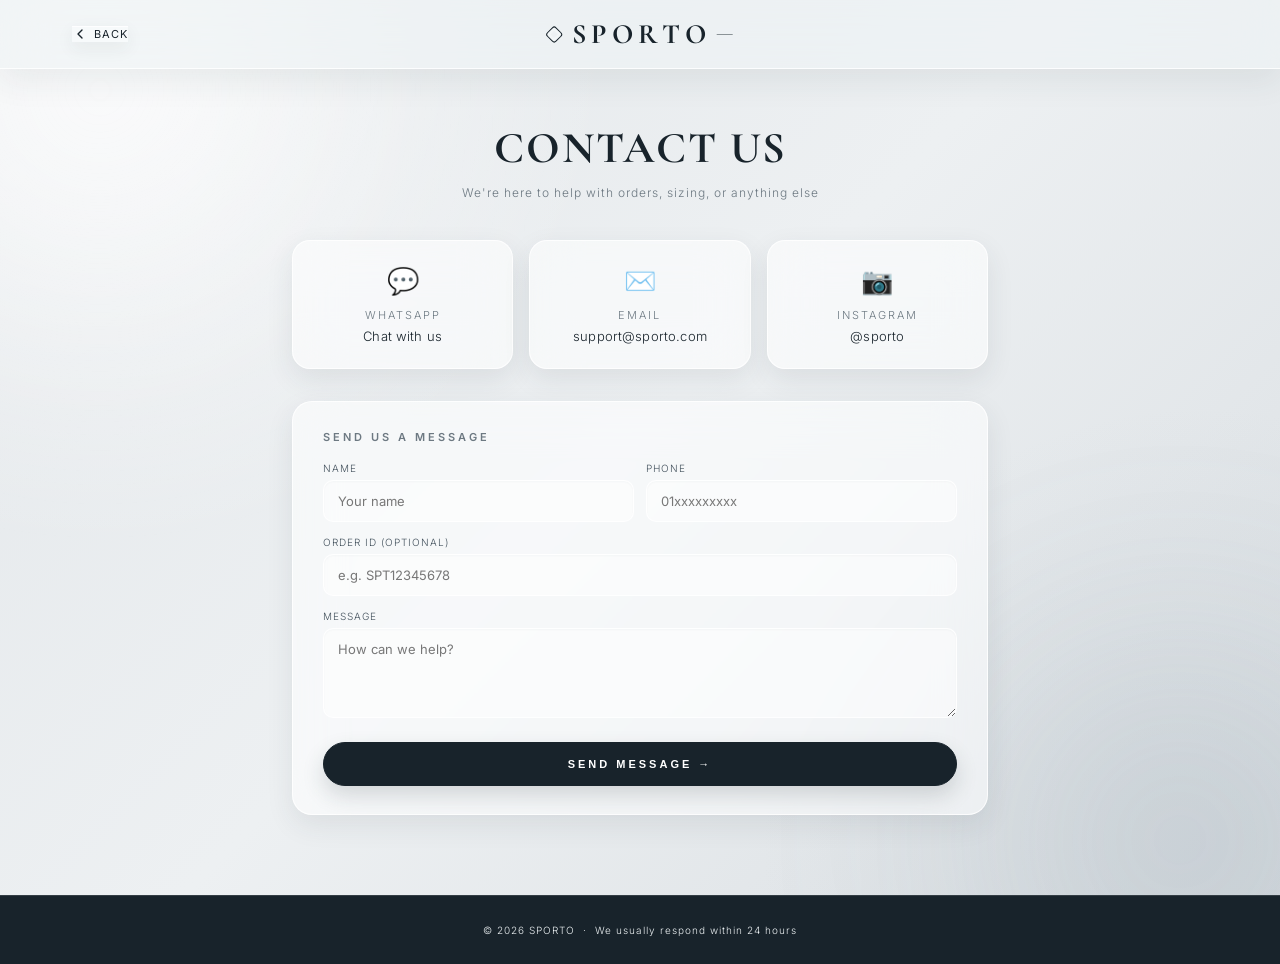
<file: contact.html>
<!DOCTYPE html>
<html lang="en">
<head>
<meta charset="UTF-8">
<meta name="viewport" content="width=device-width, initial-scale=1.0">
<title>SPORTO — Contact Us</title>
<link href="https://fonts.googleapis.com/css2?family=Cormorant+Garamond:ital,wght@0,300;0,400;0,600;1,300;1,400&family=Inter:wght@300;400;500;600&display=swap" rel="stylesheet">
<style>
*, *::before, *::after { margin:0; padding:0; box-sizing:border-box; }
:root {
  --black:#0a0a0c; --gray:#a8a8a8; --light-gray:#d6d6d6; --white:#ffffff; --green:#3fb872;
  --glass-bg: rgba(255,255,255,0.06); --glass-border: rgba(255,255,255,0.14); --glass-blur:18px;
}
html { scroll-behavior:smooth; }
body { font-family:'Inter', sans-serif; background:var(--black); color:var(--white); overflow-x:hidden; font-weight:300; letter-spacing:0.01em; position:relative; min-height:100vh; }
body::before, body::after { content:''; position:fixed; border-radius:50%; filter:blur(90px); pointer-events:none; z-index:0; }
body::before { width:520px; height:520px; top:-160px; left:-160px; background:radial-gradient(circle, rgba(56,142,255,0.28) 0%, transparent 70%); animation:float1 16s ease-in-out infinite; }
body::after { width:480px; height:480px; bottom:-160px; right:-140px; background:radial-gradient(circle, rgba(255,140,56,0.24) 0%, transparent 70%); animation:float2 18s ease-in-out infinite; }
@keyframes float1 { 0%,100%{transform:translate(0,0) scale(1);} 50%{transform:translate(40px,30px) scale(1.08);} }
@keyframes float2 { 0%,100%{transform:translate(0,0) scale(1);} 50%{transform:translate(-30px,-25px) scale(1.06);} }

header { position:sticky; top:0; z-index:200; background:rgba(10,10,12,0.55); backdrop-filter:blur(20px) saturate(160%); -webkit-backdrop-filter:blur(20px) saturate(160%); border-bottom:1px solid rgba(255,255,255,0.1); }
.header-inner { max-width:1200px; margin:0 auto; padding:0 32px; height:68px; display:flex; align-items:center; justify-content:space-between; gap:20px; }
.back-btn { display:flex; align-items:center; gap:6px; font-size:11px; color:var(--gray); text-decoration:none; font-weight:400; letter-spacing:1px; text-transform:uppercase; transition:color 0.2s; }
.back-btn:hover { color:var(--white); }
.brand-name-header { font-family:'Cormorant Garamond', serif; font-size:28px; font-weight:700; letter-spacing:8px; text-transform:uppercase; color:var(--white); text-decoration:none; position:absolute; left:50%; transform:translateX(-50%); }

.content { max-width:760px; margin:0 auto; padding:52px 32px 80px; position:relative; z-index:1; }
.page-title { font-family:'Cormorant Garamond', serif; font-size:clamp(30px,5vw,44px); font-weight:700; letter-spacing:3px; text-transform:uppercase; text-align:center; margin-bottom:10px; }
.page-sub { text-align:center; font-size:12px; color:var(--gray); margin-bottom:40px; letter-spacing:1px; }

.contact-grid { display:grid; grid-template-columns:repeat(3,1fr); gap:16px; margin-bottom:32px; }
@media(max-width:640px){ .contact-grid { grid-template-columns:1fr; } }
.contact-card {
  background:var(--glass-bg); backdrop-filter:blur(var(--glass-blur)) saturate(160%); -webkit-backdrop-filter:blur(var(--glass-blur)) saturate(160%);
  border:1px solid var(--glass-border); border-radius:18px; padding:24px; text-align:center; text-decoration:none; color:var(--white);
  transition:all 0.25s;
}
.contact-card:hover { transform:translateY(-3px); border-color:rgba(255,255,255,0.3); }
.contact-icon { font-size:26px; margin-bottom:12px; }
.contact-label { font-size:11px; letter-spacing:2px; text-transform:uppercase; color:var(--gray); margin-bottom:6px; }
.contact-value { font-size:13px; color:var(--white); }

.form-card { background:var(--glass-bg); backdrop-filter:blur(var(--glass-blur)) saturate(160%); -webkit-backdrop-filter:blur(var(--glass-blur)) saturate(160%); border:1px solid var(--glass-border); border-radius:18px; padding:28px 30px; }
.card-title { font-size:11px; font-weight:600; letter-spacing:3px; text-transform:uppercase; color:var(--gray); margin-bottom:18px; }
.form-row { display:grid; grid-template-columns:1fr 1fr; gap:12px; margin-bottom:14px; }
.form-row.full { grid-template-columns:1fr; }
.form-field label { display:block; font-size:10px; letter-spacing:1px; text-transform:uppercase; color:var(--gray); margin-bottom:6px; }
.form-field input, .form-field textarea {
  width:100%; padding:12px 14px; border:1px solid var(--glass-border); border-radius:10px;
  background:rgba(255,255,255,0.04); color:var(--white); font-family:'Inter', sans-serif; font-size:13px; outline:none; transition:border 0.2s;
}
.form-field input:focus, .form-field textarea:focus { border-color:rgba(255,255,255,0.4); }
.form-field input::placeholder, .form-field textarea::placeholder { color:#777; }
.submit-btn {
  width:100%; padding:15px; margin-top:6px; background:rgba(255,255,255,0.92); color:var(--black); border:none;
  border-radius:999px; font-size:11px; font-weight:600; letter-spacing:3px; text-transform:uppercase; cursor:pointer; transition:all 0.2s;
}
.submit-btn:hover { background:var(--white); }
.success-msg { display:none; text-align:center; padding:16px; color:var(--green); font-size:13px; margin-top:14px; }

footer { border-top:1px solid rgba(255,255,255,0.08); padding:28px 24px; text-align:center; font-size:10px; color:#777; letter-spacing:1px; position:relative; z-index:1; }
</style>
  <link rel="stylesheet" href="redesign.css">
</head>
<body>

<header>
  <div class="header-inner">
    <a href="shop.html" class="back-btn">
      <svg width="16" height="16" viewBox="0 0 24 24" fill="none" stroke="currentColor" stroke-width="2" stroke-linecap="round" stroke-linejoin="round"><polyline points="15 18 9 12 15 6"/></svg>
      Back
    </a>
    <a href="shop.html" class="brand-name-header">SPORTO</a>
    <div style="width:60px;"></div>
  </div>
</header>

<div class="content">
  <div class="page-title">Contact Us</div>
  <div class="page-sub">We're here to help with orders, sizing, or anything else</div>

  <div class="contact-grid">
    <a href="https://wa.me/201000000000" target="_blank" class="contact-card">
      <div class="contact-icon">💬</div>
      <div class="contact-label">WhatsApp</div>
      <div class="contact-value">Chat with us</div>
    </a>
    <a href="mailto:support@sporto.com" class="contact-card">
      <div class="contact-icon">✉️</div>
      <div class="contact-label">Email</div>
      <div class="contact-value">support@sporto.com</div>
    </a>
    <a href="https://www.instagram.com/" target="_blank" class="contact-card">
      <div class="contact-icon">📷</div>
      <div class="contact-label">Instagram</div>
      <div class="contact-value">@sporto</div>
    </a>
  </div>

  <div class="form-card">
    <div class="card-title">Send Us a Message</div>
    <div class="form-row">
      <div class="form-field"><label>Name</label><input type="text" id="cName" placeholder="Your name"></div>
      <div class="form-field"><label>Phone</label><input type="tel" id="cPhone" placeholder="01xxxxxxxxx"></div>
    </div>
    <div class="form-row full">
      <div class="form-field"><label>Order ID (optional)</label><input type="text" id="cOrder" placeholder="e.g. SPT12345678"></div>
    </div>
    <div class="form-row full">
      <div class="form-field"><label>Message</label><textarea id="cMessage" rows="4" placeholder="How can we help?"></textarea></div>
    </div>
    <button class="submit-btn" onclick="sendMessage()">Send Message →</button>
    <div class="success-msg" id="successMsg">✓ Thanks! We'll get back to you shortly.</div>
  </div>
</div>

<footer>© 2026 SPORTO &nbsp;·&nbsp; We usually respond within 24 hours</footer>

<script>
function sendMessage() {
  const name = document.getElementById('cName').value.trim();
  const phone = document.getElementById('cPhone').value.trim();
  const message = document.getElementById('cMessage').value.trim();
  if (!name || !phone || !message) {
    alert('Please fill in your name, phone, and message.');
    return;
  }
  document.getElementById('successMsg').style.display = 'block';
  document.getElementById('cName').value = '';
  document.getElementById('cPhone').value = '';
  document.getElementById('cOrder').value = '';
  document.getElementById('cMessage').value = '';
}
</script>
</body>
</html>
</file>
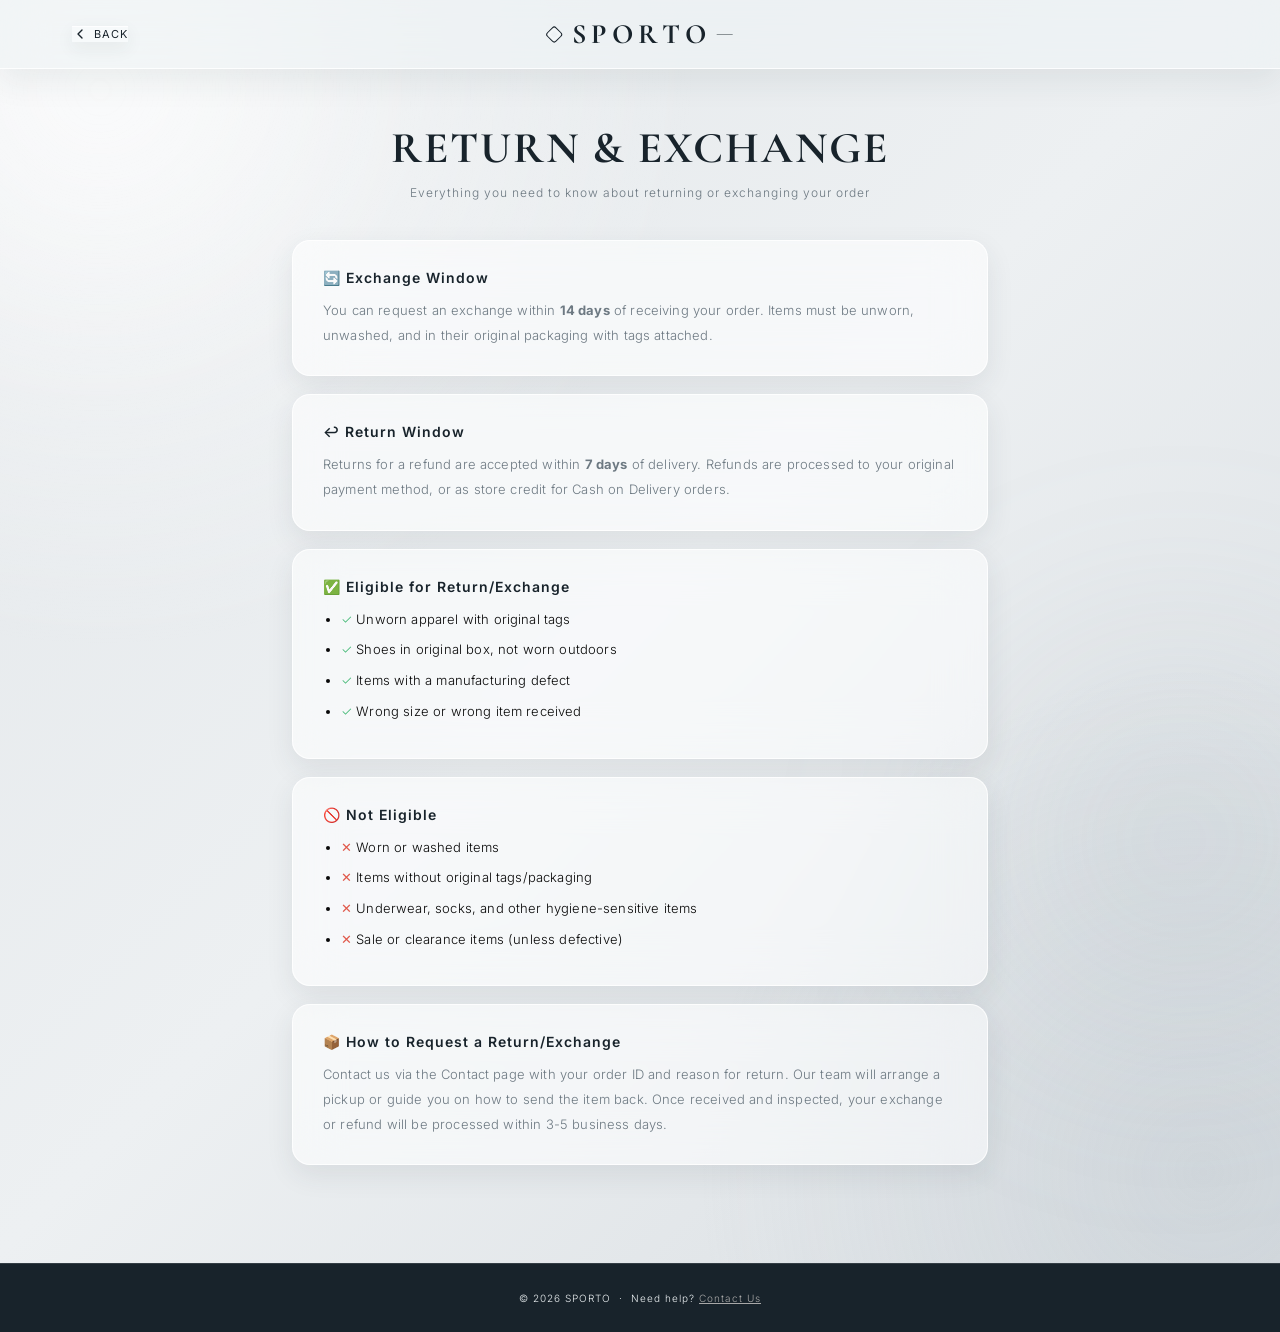
<file: returnpolicy.html>
<!DOCTYPE html>
<html lang="en">
<head>
<meta charset="UTF-8">
<meta name="viewport" content="width=device-width, initial-scale=1.0">
<title>SPORTO — Return &amp; Exchange Policy</title>
<link href="https://fonts.googleapis.com/css2?family=Cormorant+Garamond:ital,wght@0,300;0,400;0,600;1,300;1,400&family=Inter:wght@300;400;500;600&display=swap" rel="stylesheet">
<style>
*, *::before, *::after { margin:0; padding:0; box-sizing:border-box; }
:root {
  --black:#0a0a0c; --gray:#a8a8a8; --light-gray:#080808; --white:#ffffff; --green:#3fb872; --red:#e0584a;
  --glass-bg: rgba(255,255,255,0.06); --glass-border: rgba(255,255,255,0.14); --glass-blur:18px;
}
html { scroll-behavior:smooth; }
body { font-family:'Inter', sans-serif; background:var(--black); color:var(--white); overflow-x:hidden; font-weight:300; letter-spacing:0.01em; position:relative; min-height:100vh; }
body::before, body::after { content:''; position:fixed; border-radius:50%; filter:blur(90px); pointer-events:none; z-index:0; }
body::before { width:520px; height:520px; top:-160px; left:-160px; background:radial-gradient(circle, rgba(56,142,255,0.28) 0%, transparent 70%); animation:float1 16s ease-in-out infinite; }
body::after { width:480px; height:480px; bottom:-160px; right:-140px; background:radial-gradient(circle, rgba(255,140,56,0.24) 0%, transparent 70%); animation:float2 18s ease-in-out infinite; }
@keyframes float1 { 0%,100%{transform:translate(0,0) scale(1);} 50%{transform:translate(40px,30px) scale(1.08);} }
@keyframes float2 { 0%,100%{transform:translate(0,0) scale(1);} 50%{transform:translate(-30px,-25px) scale(1.06);} }

header { position:sticky; top:0; z-index:200; background:rgba(10,10,12,0.55); backdrop-filter:blur(20px) saturate(160%); -webkit-backdrop-filter:blur(20px) saturate(160%); border-bottom:1px solid rgba(255,255,255,0.1); }
.header-inner { max-width:1200px; margin:0 auto; padding:0 32px; height:68px; display:flex; align-items:center; justify-content:space-between; gap:20px; }
.back-btn { display:flex; align-items:center; gap:6px; font-size:11px; color:var(--gray); text-decoration:none; font-weight:400; letter-spacing:1px; text-transform:uppercase; transition:color 0.2s; }
.back-btn:hover { color:var(--white); }
.brand-name-header { font-family:'Cormorant Garamond', serif; font-size:28px; font-weight:700; letter-spacing:8px; text-transform:uppercase; color:var(--white); text-decoration:none; position:absolute; left:50%; transform:translateX(-50%); }

.content { max-width:760px; margin:0 auto; padding:52px 32px 80px; position:relative; z-index:1; }
.page-title { font-family:'Cormorant Garamond', serif; font-size:clamp(30px,5vw,44px); font-weight:700; letter-spacing:3px; text-transform:uppercase; text-align:center; margin-bottom:10px; }
.page-sub { text-align:center; font-size:12px; color:var(--gray); margin-bottom:40px; letter-spacing:1px; }

.policy-card { background:var(--glass-bg); backdrop-filter:blur(var(--glass-blur)) saturate(160%); -webkit-backdrop-filter:blur(var(--glass-blur)) saturate(160%); border:1px solid var(--glass-border); border-radius:18px; padding:28px 30px; margin-bottom:18px; }
.policy-card h3 { font-size:14px; font-weight:600; letter-spacing:1px; margin-bottom:12px; display:flex; align-items:center; gap:10px; }
.policy-card p, .policy-card li { font-size:13px; color:var(--light-gray); line-height:1.9; font-weight:300; }
.policy-card ul { padding-left:18px; margin-top:8px; }
.policy-card li { margin-bottom:6px; }
.badge-ok { color:var(--green); }
.badge-no { color:var(--red); }

footer { border-top:1px solid rgba(255,255,255,0.08); padding:28px 24px; text-align:center; font-size:10px; color:#777; letter-spacing:1px; position:relative; z-index:1; }
</style>
  <link rel="stylesheet" href="redesign.css">
</head>
<body>

<header>
  <div class="header-inner">
    <a href="shop.html" class="back-btn">
      <svg width="16" height="16" viewBox="0 0 24 24" fill="none" stroke="currentColor" stroke-width="2" stroke-linecap="round" stroke-linejoin="round"><polyline points="15 18 9 12 15 6"/></svg>
      Back
    </a>
    <a href="shop.html" class="brand-name-header">SPORTO</a>
    <div style="width:60px;"></div>
  </div>
</header>

<div class="content">
  <div class="page-title">Return &amp; Exchange</div>
  <div class="page-sub">Everything you need to know about returning or exchanging your order</div>

  <div class="policy-card">
    <h3>🔄 Exchange Window</h3>
    <p>You can request an exchange within <strong>14 days</strong> of receiving your order. Items must be unworn, unwashed, and in their original packaging with tags attached.</p>
  </div>

  <div class="policy-card">
    <h3>↩️ Return Window</h3>
    <p>Returns for a refund are accepted within <strong>7 days</strong> of delivery. Refunds are processed to your original payment method, or as store credit for Cash on Delivery orders.</p>
  </div>

  <div class="policy-card">
    <h3>✅ Eligible for Return/Exchange</h3>
    <ul>
      <li><span class="badge-ok">✓</span> Unworn apparel with original tags</li>
      <li><span class="badge-ok">✓</span> Shoes in original box, not worn outdoors</li>
      <li><span class="badge-ok">✓</span> Items with a manufacturing defect</li>
      <li><span class="badge-ok">✓</span> Wrong size or wrong item received</li>
    </ul>
  </div>

  <div class="policy-card">
    <h3>🚫 Not Eligible</h3>
    <ul>
      <li><span class="badge-no">✕</span> Worn or washed items</li>
      <li><span class="badge-no">✕</span> Items without original tags/packaging</li>
      <li><span class="badge-no">✕</span> Underwear, socks, and other hygiene-sensitive items</li>
      <li><span class="badge-no">✕</span> Sale or clearance items (unless defective)</li>
    </ul>
  </div>

  <div class="policy-card">
    <h3>📦 How to Request a Return/Exchange</h3>
    <p>Contact us via the Contact page with your order ID and reason for return. Our team will arrange a pickup or guide you on how to send the item back. Once received and inspected, your exchange or refund will be processed within 3-5 business days.</p>
  </div>
</div>

<footer>© 2026 SPORTO &nbsp;·&nbsp; Need help? <a href="contact.html" style="color:var(--gray);">Contact Us</a></footer>

</body>
</html>
</file>
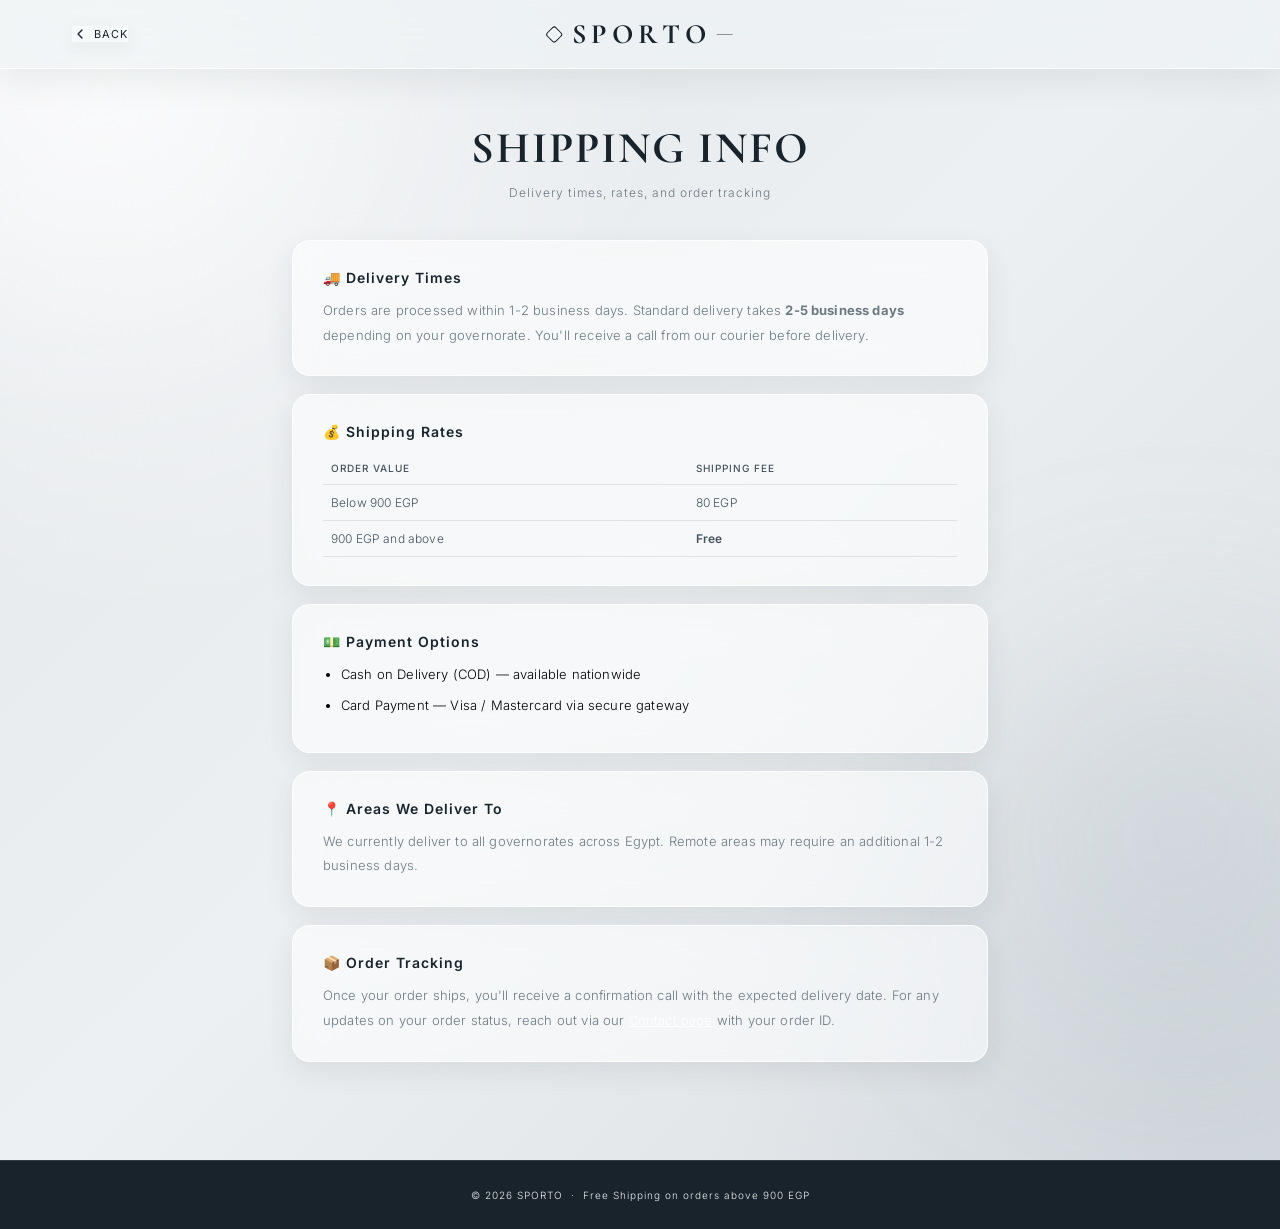
<file: shipping-info.html>
<!DOCTYPE html>
<html lang="en">
<head>
<meta charset="UTF-8">
<meta name="viewport" content="width=device-width, initial-scale=1.0">
<title>SPORTO — Shipping Info</title>
<link href="https://fonts.googleapis.com/css2?family=Cormorant+Garamond:ital,wght@0,300;0,400;0,600;1,300;1,400&family=Inter:wght@300;400;500;600&display=swap" rel="stylesheet">
<style>
*, *::before, *::after { margin:0; padding:0; box-sizing:border-box; }
:root {
  --black:#0a0a0c; 
  --gray:#a8a8a8; 
  --light-gray:#000000; 
  --white:#ffffff; 
  --green:#3fb872;
  --glass-bg: rgba(255,255,255,0.06); 
  --glass-border: rgba(255,255,255,0.14); 
  --glass-blur:18px;
}
html { scroll-behavior:smooth; }
body { 
    font-family:'Inter', sans-serif; 
    background:var(--black); 
    color:var(--white); 
    overflow-x:hidden; 
    font-weight:300; 
    letter-spacing:0.01em; 
    position:relative; 
    min-height:100vh; 
}

body::before, body::after { content:''; position:fixed; border-radius:50%; filter:blur(90px); pointer-events:none; z-index:0; }
body::before { width:520px; height:520px; top:-160px; left:-160px; background:radial-gradient(circle, rgba(56,142,255,0.28) 0%, transparent 70%); animation:float1 16s ease-in-out infinite; }
body::after { width:480px; height:480px; bottom:-160px; right:-140px; background:radial-gradient(circle, rgba(255,140,56,0.24) 0%, transparent 70%); animation:float2 18s ease-in-out infinite; }
@keyframes float1 { 0%,100%{transform:translate(0,0) scale(1);} 50%{transform:translate(40px,30px) scale(1.08);} }
@keyframes float2 { 0%,100%{transform:translate(0,0) scale(1);} 50%{transform:translate(-30px,-25px) scale(1.06);} }

header { position:sticky; top:0; z-index:200; background:rgba(10,10,12,0.55); backdrop-filter:blur(20px) saturate(160%); -webkit-backdrop-filter:blur(20px) saturate(160%); border-bottom:1px solid rgba(255,255,255,0.1); }
.header-inner { max-width:1200px; margin:0 auto; padding:0 32px; height:68px; display:flex; align-items:center; justify-content:space-between; gap:20px; }
.back-btn { display:flex; align-items:center; gap:6px; font-size:11px; color:var(--gray); text-decoration:none; font-weight:400; letter-spacing:1px; text-transform:uppercase; transition:color 0.2s; }
.back-btn:hover { color:var(--white); }
.brand-name-header { font-family:'Cormorant Garamond', serif; font-size:28px; font-weight:700; letter-spacing:8px; text-transform:uppercase; color:var(--white); text-decoration:none; position:absolute; left:50%; transform:translateX(-50%); }

.content { max-width:760px; margin:0 auto; padding:52px 32px 80px; position:relative; z-index:1; }
.page-title { font-family:'Cormorant Garamond', serif; font-size:clamp(30px,5vw,44px); font-weight:700; letter-spacing:3px; text-transform:uppercase; text-align:center; margin-bottom:10px; }
.page-sub { text-align:center; font-size:12px; color:var(--gray); margin-bottom:40px; letter-spacing:1px; }

.policy-card { background:var(--glass-bg); backdrop-filter:blur(var(--glass-blur)) saturate(160%); -webkit-backdrop-filter:blur(var(--glass-blur)) saturate(160%); border:1px solid var(--glass-border); border-radius:18px; padding:28px 30px; margin-bottom:18px; }
.policy-card h3 { font-size:14px; font-weight:600; letter-spacing:1px; margin-bottom:12px; display:flex; align-items:center; gap:10px; }
.policy-card p, .policy-card li { font-size:13px; color:var(--light-gray); line-height:1.9; font-weight:300; }
.policy-card ul { padding-left:18px; margin-top:8px; }
.policy-card li { margin-bottom:6px; }

.rates-table { width:100%; border-collapse:collapse; margin-top:10px; }
.rates-table th, .rates-table td { text-align:left; padding:10px 8px; font-size:12px; border-bottom:1px solid rgba(255,255,255,0.08); }
.rates-table th { color:var(--gray); font-weight:500; letter-spacing:1px; text-transform:uppercase; font-size:10px; }
.rates-table td { color:var(--light-gray); }
.free-tag { color:var(--green); font-weight:600; }

footer { border-top:1px solid rgba(255,255,255,0.08); padding:28px 24px; text-align:center; font-size:10px; color:#777; letter-spacing:1px; position:relative; z-index:1; }
</style>
  <link rel="stylesheet" href="redesign.css">
</head>
<body>

<header>
  <div class="header-inner">
    <a href="shop.html" class="back-btn">
      <svg width="16" height="16" viewBox="0 0 24 24" fill="none" stroke="currentColor" stroke-width="2" stroke-linecap="round" stroke-linejoin="round"><polyline points="15 18 9 12 15 6"/></svg>
      Back
    </a>
    <a href="shop.html" class="brand-name-header">SPORTO</a>
    <div style="width:60px;"></div>
  </div>
</header>

<div class="content">
  <div class="page-title">Shipping Info</div>
  <div class="page-sub">Delivery times, rates, and order tracking</div>

  <div class="policy-card">
    <h3>🚚 Delivery Times</h3>
    <p>Orders are processed within 1-2 business days. Standard delivery takes <strong>2-5 business days</strong> depending on your governorate. You'll receive a call from our courier before delivery.</p>
  </div>

  <div class="policy-card">
    <h3>💰 Shipping Rates</h3>
    <table class="rates-table">
      <tr><th>Order Value</th><th>Shipping Fee</th></tr>
      <tr><td>Below 900 EGP</td><td>80 EGP</td></tr>
      <tr><td>900 EGP and above</td><td class="free-tag">Free</td></tr>
    </table>
  </div>

  <div class="policy-card">
    <h3>💵 Payment Options</h3>
    <ul>
      <li>Cash on Delivery (COD) — available nationwide</li>
      <li>Card Payment — Visa / Mastercard via secure gateway</li>
    </ul>
  </div>

  <div class="policy-card">
    <h3>📍 Areas We Deliver To</h3>
    <p>We currently deliver to all governorates across Egypt. Remote areas may require an additional 1-2 business days.</p>
  </div>

  <div class="policy-card">
    <h3>📦 Order Tracking</h3>
    <p>Once your order ships, you'll receive a confirmation call with the expected delivery date. For any updates on your order status, reach out via our <a href="contact.html" style="color:var(--white);">Contact page</a> with your order ID.</p>
  </div>
</div>

<footer>© 2026 SPORTO &nbsp;·&nbsp; Free Shipping on orders above 900 EGP</footer>

</body>
</html>
</file>
<file: redesign.css>
/*
  SPORTO — LIGHT LIQUID GLASS REDESIGN
  Shared visual layer for all pages. Functional page styles remain in each HTML file.
*/

:root {
  --sport-page: #e3e7ea;
  --sport-page-deep: #d8dde1;
  --sport-ink: #18232b;
  --sport-ink-soft: #44525d;
  --sport-muted: #6d7982;
  --sport-surface: rgba(255, 255, 255, 0.56);
  --sport-surface-strong: rgba(255, 255, 255, 0.72);
  --sport-surface-soft: rgba(255, 255, 255, 0.34);
  --sport-stroke: rgba(255, 255, 255, 0.80);
  --sport-stroke-dark: rgba(24, 35, 43, 0.12);
  --sport-shadow: 0 20px 54px rgba(39, 52, 62, 0.13);
  --sport-shadow-soft: 0 10px 28px rgba(39, 52, 62, 0.09);
  --sport-blur: 24px;
}

html { background: var(--sport-page); }

body {
  background:
    radial-gradient(circle at 8% 4%, rgba(255,255,255,0.72) 0, rgba(255,255,255,0) 34%),
    radial-gradient(circle at 94% 88%, rgba(172,184,193,0.24) 0, rgba(172,184,193,0) 30%),
    linear-gradient(135deg, var(--sport-page) 0%, #edf0f2 48%, var(--sport-page-deep) 100%) !important;
  color: var(--sport-ink) !important;
}

body::before {
  width: 620px !important; height: 620px !important; top: -220px !important; left: -210px !important;
  background: radial-gradient(circle, rgba(255,255,255,0.62) 0%, rgba(255,255,255,0) 70%) !important;
  filter: blur(90px) !important;
}
body::after {
  width: 560px !important; height: 560px !important; bottom: -220px !important; right: -180px !important;
  background: radial-gradient(circle, rgba(153,168,178,0.20) 0%, rgba(153,168,178,0) 70%) !important;
  filter: blur(96px) !important;
}

/* Shared Liquid Glass surfaces */
.card,
.filters,
.product-card,
.contact-card,
.form-card,
.policy-card,
.stat-card,
.payment-option,
.success-card,
.login-card,
.modal,
.container,
.summary-card {
  background: var(--sport-surface) !important;
  border: 1px solid var(--sport-stroke) !important;
  box-shadow: var(--sport-shadow-soft) !important;
  -webkit-backdrop-filter: blur(var(--sport-blur)) saturate(135%) !important;
  backdrop-filter: blur(var(--sport-blur)) saturate(135%) !important;
  color: var(--sport-ink) !important;
}

.card:hover,
.product-card:hover,
.contact-card:hover,
.policy-card:hover,
.stat-card:hover {
  border-color: rgba(255,255,255,0.96) !important;
  box-shadow: var(--sport-shadow) !important;
}

/* Headers and navigation */
header {
  background: rgba(239, 243, 245, 0.66) !important;
  border-bottom: 1px solid rgba(255,255,255,0.82) !important;
  box-shadow: 0 12px 32px rgba(44,58,68,0.08) !important;
  -webkit-backdrop-filter: blur(22px) saturate(145%) !important;
  backdrop-filter: blur(22px) saturate(145%) !important;
}
.brand-name-header,
.brand-name-header:visited {
  color: var(--sport-ink) !important;
  -webkit-text-fill-color: var(--sport-ink) !important;
  text-shadow: none !important;
}
.header-nav a,
.back-btn,
.header-left a,
.menu-nav a {
  color: var(--sport-ink-soft) !important;
}
.header-nav a:hover,
.back-btn:hover,
.header-left a:hover,
.menu-nav a:hover {
  color: var(--sport-ink) !important;
}
.header-nav a:hover { border-bottom-color: var(--sport-ink) !important; }

.cart-btn,
.lang-btn,
.hamburger,
.menu-close,
.filter-toggle-btn,
.clear-filters-btn,
.sort-select,
.back-btn {
  background: rgba(255,255,255,0.45) !important;
  border-color: rgba(255,255,255,0.78) !important;
  color: var(--sport-ink) !important;
  box-shadow: inset 0 1px rgba(255,255,255,0.82), 0 6px 18px rgba(39,52,62,0.07) !important;
}
.cart-btn:hover,
.lang-btn:hover,
.hamburger:hover,
.menu-close:hover,
.filter-toggle-btn:hover,
.clear-filters-btn:hover,
.sort-select:hover,
.back-btn:hover {
  background: rgba(255,255,255,0.78) !important;
  border-color: rgba(255,255,255,0.98) !important;
}
.cart-badge { background: var(--sport-ink) !important; color: #fff !important; }

.mobile-menu .menu-drawer {
  background: rgba(237, 242, 244, 0.86) !important;
  border-right: 1px solid rgba(255,255,255,0.84) !important;
  box-shadow: 12px 0 40px rgba(39,52,62,0.16) !important;
  -webkit-backdrop-filter: blur(26px) saturate(140%) !important;
  backdrop-filter: blur(26px) saturate(140%) !important;
}
.menu-brand { color: var(--sport-ink) !important; -webkit-text-fill-color: var(--sport-ink) !important; }
.menu-nav a { border-bottom-color: rgba(24,35,43,0.09) !important; }
.menu-nav a:hover { background: rgba(255,255,255,0.46) !important; padding-left: 36px; }
.menu-nav .nav-label { color: var(--sport-muted) !important; }

/* Page headings and readable text */
.page-title,
.section-title,
.main-title,
.policy-card h3,
.contact-value,
.card-title,
.footer-brand,
.footer-col-title,
.product-name,
.product-price-row,
.price-regular,
.price-new,
.summary-item-name,
.summary-row.total,
.cart-title,
.cart-item-name,
.cart-total,
.p-name,
.p-price,
.form-field label,
.field label,
.modal-title,
.stat-value {
  color: var(--sport-ink) !important;
  text-shadow: none !important;
}
.page-sub,
.page-count,
.section-label,
.main-sub,
.card-title,
.filter-title,
.price-range-vals,
.summary-row,
.summary-item-qty,
.contact-label,
.contact-card p,
.policy-card p,
.footer-tagline,
.footer-links a,
.footer-bottom,
.stat-label,
.p-category,
.product-category,
.product-meta,
.empty-state,
.empty-cart-msg,
.cart-empty,
.toast {
  color: var(--sport-muted) !important;
}
.page-title-wrap { position: relative; z-index: 1; }
.page-title { letter-spacing: 2px !important; }
.section-title { letter-spacing: 2px !important; }

/* Product and collection cards */
.product-card {
  border-radius: 22px !important;
  overflow: hidden !important;
  transform: translateZ(0);
}
.product-card:hover { transform: translateY(-5px) !important; }
.product-img-wrapper,
.product-img-wrapper img,
.category-card img,
.main-img-wrap,
.main-img-wrap img,
.thumb {
  background-color: rgba(231,236,239,0.72) !important;
}
.product-info { background: transparent !important; }
.product-badge { background: var(--sport-ink) !important; color: #fff !important; }
.atc-btn,
.btn-add-cart,
.place-order-btn,
.submit-btn,
.login-btn,
.btn-primary,
.hero-btn-primary,
.checkout-btn,
.back-shop-btn {
  background: var(--sport-ink) !important;
  color: #fff !important;
  border: 1px solid var(--sport-ink) !important;
  box-shadow: 0 10px 22px rgba(24,35,43,0.16) !important;
}
.atc-btn:hover,
.btn-add-cart:hover,
.place-order-btn:hover,
.submit-btn:hover,
.login-btn:hover,
.btn-primary:hover,
.hero-btn-primary:hover,
.checkout-btn:hover,
.back-shop-btn:hover {
  background: #34434d !important;
  border-color: #34434d !important;
  transform: translateY(-2px);
}
.btn-buy-now,
.btn-ghost,
.hero-btn-ghost,
.link-btn.btn-outline {
  background: rgba(255,255,255,0.36) !important;
  color: var(--sport-ink) !important;
  border: 1px solid rgba(24,35,43,0.18) !important;
  box-shadow: inset 0 1px rgba(255,255,255,0.76), 0 7px 18px rgba(39,52,62,0.06) !important;
}
.btn-buy-now:hover,
.btn-ghost:hover,
.hero-btn-ghost:hover,
.link-btn.btn-outline:hover {
  background: rgba(255,255,255,0.72) !important;
  color: var(--sport-ink) !important;
  border-color: rgba(24,35,43,0.28) !important;
}

/* Filters, forms, controls */
.filters,
.form-card,
.card { border-radius: 20px !important; }
.filter-option,
.filter-option:hover,
.payment-option .label,
.form-field label,
.field label { color: var(--sport-ink-soft) !important; }
.filter-option:hover { color: var(--sport-ink) !important; }
.filter-option input,
.payment-option input { accent-color: var(--sport-ink) !important; }
.form-field input,
.form-field select,
.form-field textarea,
.field input,
.field select,
.field textarea,
.login-card input {
  background: rgba(255,255,255,0.48) !important;
  border: 1px solid rgba(255,255,255,0.82) !important;
  color: var(--sport-ink) !important;
  box-shadow: inset 0 1px 2px rgba(39,52,62,0.03) !important;
}
.form-field input:focus,
.form-field select:focus,
.form-field textarea:focus,
.field input:focus,
.field select:focus,
.field textarea:focus,
.login-card input:focus { border-color: rgba(24,35,43,0.34) !important; }
.form-field select option,
.field select option,
.sort-select option { background: #eef2f4 !important; color: var(--sport-ink) !important; }

/* Cart and checkout surfaces */
.cart-overlay.open { background: rgba(24,35,43,0.24) !important; }
.cart-sidebar {
  background: rgba(237,242,244,0.88) !important;
  border-left: 1px solid rgba(255,255,255,0.86) !important;
  box-shadow: -14px 0 42px rgba(39,52,62,0.16) !important;
  -webkit-backdrop-filter: blur(28px) saturate(145%) !important;
  backdrop-filter: blur(28px) saturate(145%) !important;
  color: var(--sport-ink) !important;
}
.cart-header,
.cart-footer,
.cart-item { border-color: rgba(24,35,43,0.10) !important; }
.cart-close,
.cart-item-remove { background: rgba(255,255,255,0.48) !important; border-color: rgba(255,255,255,0.82) !important; color: var(--sport-ink) !important; }
.cart-close:hover,
.cart-item-remove:hover { background: rgba(255,255,255,0.80) !important; }
.summary-item { border-color: rgba(24,35,43,0.10) !important; }
.summary-item-price,
.summary-row.total span:last-child { color: var(--sport-ink) !important; }

/* Hero: keep the new white campaign image, but tie it into the glass system */
.hero { background: #eef1f2 !important; }
.hero-overlay { opacity: 0.98; }
.hero-copy { filter: drop-shadow(0 10px 20px rgba(255,255,255,0.20)); }
.hero-btn { min-height: 50px !important; }

/* Footer */
footer {
  background: rgba(222,228,232,0.64) !important;
  border-top: 1px solid rgba(255,255,255,0.82) !important;
  color: var(--sport-ink) !important;
}
.footer-links a:hover { color: var(--sport-ink) !important; }
.footer-bottom { border-top-color: rgba(24,35,43,0.12) !important; }

/* Admin panel */
.sidebar {
  background: rgba(231,237,240,0.76) !important;
  border-right: 1px solid rgba(255,255,255,0.82) !important;
  box-shadow: 12px 0 34px rgba(39,52,62,0.08) !important;
  -webkit-backdrop-filter: blur(24px) saturate(140%) !important;
  backdrop-filter: blur(24px) saturate(140%) !important;
}
.sidebar-brand,
.nav-item,
.main-title,
.modal-title { color: var(--sport-ink) !important; }
.sidebar-brand span,
.nav-item:not(.active),
.main-sub { color: var(--sport-muted) !important; }
.nav-item:hover,
.nav-item.active { background: rgba(255,255,255,0.54) !important; color: var(--sport-ink) !important; }
.nav-item.active { border-left-color: var(--sport-ink) !important; }
.logout-btn { background: rgba(224,88,74,0.10) !important; }
.main-area { background: transparent !important; }
table th,
table td { color: var(--sport-ink-soft) !important; border-bottom-color: rgba(24,35,43,0.10) !important; }
.modal-overlay { background: rgba(24,35,43,0.28) !important; }
.modal { background: rgba(239,243,245,0.90) !important; }

/* Landing page */
body:has(.container) { min-height: 100vh; }
.container {
  background: rgba(255,255,255,0.44) !important;
  border-color: rgba(255,255,255,0.84) !important;
  box-shadow: var(--sport-shadow) !important;
}
.brand-logo {
  background: linear-gradient(135deg, #18232b 12%, #82909a 88%) !important;
  -webkit-background-clip: text !important;
  background-clip: text !important;
  -webkit-text-fill-color: transparent !important;
}
.brand-tagline,
.footer-text { color: var(--sport-muted) !important; }
.lang-toggle { background: rgba(255,255,255,0.48) !important; color: var(--sport-ink) !important; border-color: rgba(255,255,255,0.84) !important; }
.link-btn { border-radius: 16px !important; }

/* Existing shimmer placeholder stays visible against the lighter surfaces */
.product-img-wrapper img,
.category-card img,
.cart-item-img,
.summary-item img,
.thumb,
#mainImg,
.table-img { background-color: rgba(218,225,229,0.72) !important; }

@media (max-width: 768px) {
  .hero-content { width: calc(100% - 32px) !important; }
  .card, .filters, .product-card, .contact-card, .form-card, .policy-card { border-radius: 18px !important; }
  .main-area { padding-left: 18px !important; padding-right: 18px !important; }
}

@media (prefers-reduced-motion: reduce) {
  *, *::before, *::after { transition-duration: 0.01ms !important; animation-duration: 0.01ms !important; }
}


/* Brand wordmark: a restrained geometric mark makes the name read like a logo */
.brand-name-header,
.footer-brand {
  display: inline-flex !important;
  align-items: center !important;
  gap: 11px !important;
  letter-spacing: 0.20em !important;
}
.brand-name-header::before,
.footer-brand::before {
  content: '';
  width: 13px;
  height: 13px;
  flex: 0 0 13px;
  display: inline-block;
  border: 1.5px solid currentColor;
  border-radius: 3px;
  transform: rotate(45deg);
  box-shadow: inset 0 0 0 3px rgba(255,255,255,0.28);
}
.footer-brand::after,
.brand-name-header::after {
  content: '';
  width: 16px;
  height: 1px;
  margin-left: -6px;
  background: currentColor;
  opacity: 0.46;
}

/* Home product groups */
.home-product-group {
  margin-top: 42px;
  padding-top: 26px;
  border-top: 1px solid rgba(24,35,43,0.12);
}
.home-product-group:first-of-type { margin-top: 18px; }
.home-group-head {
  display: flex;
  align-items: flex-end;
  justify-content: space-between;
  gap: 16px;
  margin-bottom: 18px;
}
.home-group-title {
  margin: 0;
  font-family: 'Cormorant Garamond', serif;
  font-size: clamp(28px, 4vw, 42px);
  line-height: 0.95;
  letter-spacing: 0.02em;
  text-transform: uppercase;
  color: var(--sport-ink);
}
.home-group-title span {
  display: block;
  margin-top: 8px;
  font-family: 'Inter', sans-serif;
  font-size: 9px;
  line-height: 1;
  font-weight: 600;
  letter-spacing: 0.24em;
  color: var(--sport-muted);
}
.home-group-link {
  display: inline-flex;
  align-items: center;
  gap: 8px;
  padding-bottom: 5px;
  border-bottom: 1px solid rgba(24,35,43,0.25);
  color: var(--sport-ink-soft);
  text-decoration: none;
  font-size: 9px;
  font-weight: 600;
  letter-spacing: 0.16em;
  text-transform: uppercase;
  white-space: nowrap;
  transition: gap 0.25s ease, border-color 0.25s ease;
}
.home-group-link:hover { gap: 12px; border-color: var(--sport-ink); color: var(--sport-ink); }
.home-group-link svg { width: 14px; height: 14px; }
.home-product-group .products-grid { margin-top: 0; }

/* Two category cards remain side-by-side on mobile and float very gently */
.categories-grid {
  grid-template-columns: repeat(2, minmax(0, 1fr)) !important;
  gap: 18px !important;
}
.category-card {
  min-height: 280px !important;
  border-radius: 24px !important;
  border: 1px solid rgba(255,255,255,0.84) !important;
  box-shadow: var(--sport-shadow-soft) !important;
  animation: sportoCategoryFloat 7s ease-in-out infinite;
}
.category-card:nth-child(2) { animation-delay: -3.5s; }
.category-card:hover { animation-play-state: paused; transform: translateY(-6px) scale(1.01) !important; }
@keyframes sportoCategoryFloat {
  0%, 100% { transform: translateY(0); }
  50% { transform: translateY(-5px); }
}

/* Reviews become a clean horizontal editorial rail instead of a single centered card */
.reviews-section { background: transparent !important; }
.reviews-inner { max-width: 1200px !important; }
.review-carousel {
  display: flex !important;
  gap: 16px !important;
  overflow-x: auto !important;
  padding: 8px 3px 20px !important;
  scroll-snap-type: x mandatory !important;
  scrollbar-width: none !important;
  overscroll-behavior-x: contain;
}
.review-carousel::-webkit-scrollbar { display: none; }
.review-card {
  flex: 0 0 min(360px, 82vw) !important;
  min-height: 218px !important;
  margin: 0 !important;
  padding: 28px 26px !important;
  display: flex !important;
  flex-direction: column !important;
  justify-content: space-between !important;
  scroll-snap-align: start !important;
  background: rgba(255,255,255,0.58) !important;
  border: 1px solid rgba(255,255,255,0.84) !important;
  border-radius: 22px !important;
  box-shadow: var(--sport-shadow-soft) !important;
  color: var(--sport-ink) !important;
  opacity: 1 !important;
  transform: none !important;
}
.review-card::before {
  content: '“';
  height: 20px;
  font-family: 'Cormorant Garamond', serif;
  font-size: 48px;
  line-height: 0.65;
  color: rgba(24,35,43,0.32);
}
.review-card.active { border-color: rgba(255,255,255,0.98) !important; }
.review-text { color: var(--sport-ink-soft) !important; font-size: 13px !important; line-height: 1.75 !important; }
.review-author { color: var(--sport-ink) !important; font-size: 10px !important; letter-spacing: 0.14em !important; text-transform: uppercase; }
.stars { color: #71808a !important; letter-spacing: 4px !important; font-size: 12px !important; }
.carousel-controls { margin-top: 4px !important; }
.carousel-btn {
  background: rgba(255,255,255,0.52) !important;
  border: 1px solid rgba(255,255,255,0.82) !important;
  color: var(--sport-ink) !important;
  box-shadow: 0 6px 18px rgba(39,52,62,0.08) !important;
}
.carousel-btn:hover { background: rgba(255,255,255,0.82) !important; }
.carousel-dot { background: rgba(24,35,43,0.20) !important; }
.carousel-dot.active { background: var(--sport-ink) !important; }
.add-review-btn,
.submit-review-btn {
  background: transparent !important;
  border: 1px solid rgba(24,35,43,0.24) !important;
  color: var(--sport-ink) !important;
  border-radius: 999px !important;
}
.add-review-btn:hover,
.submit-review-btn:hover { background: rgba(255,255,255,0.64) !important; }
.review-form {
  background: rgba(255,255,255,0.48) !important;
  border: 1px solid rgba(255,255,255,0.82) !important;
  box-shadow: var(--sport-shadow-soft) !important;
  border-radius: 20px !important;
}
.review-input { background: rgba(255,255,255,0.54) !important; color: var(--sport-ink) !important; border-color: rgba(255,255,255,0.82) !important; }

/* Collection page: two products per row on phones and compact screens */
.products-grid { grid-template-columns: repeat(auto-fill, minmax(210px, 1fr)); }
@media (max-width: 900px) {
  .products-grid { grid-template-columns: repeat(2, minmax(0, 1fr)) !important; gap: 14px !important; }
}
@media (max-width: 480px) {
  .products-grid { grid-template-columns: repeat(2, minmax(0, 1fr)) !important; gap: 10px !important; }
  .product-card { border-radius: 16px !important; }
  .home-product-group { margin-top: 30px; padding-top: 20px; }
  .home-group-head { align-items: center; flex-direction: row; justify-content: space-between; gap: 10px;  }
  .home-group-title { font-size: 31px; }
  .home-group-link { align-self: center; white-space: nowrap; }
  .category-card { min-height: 190px !important; border-radius: 18px !important; }
}


.hero-btn svg,
.home-group-link svg {
  width: 15px;
  height: 15px;
  flex: 0 0 15px;
  transition: transform 0.25s ease;
}
.hero-btn:hover svg,
.home-group-link:hover svg { transform: translateX(3px); }
.home-products-empty {
  grid-column: 1 / -1;
  padding: 34px 20px;
  text-align: center;
  color: var(--sport-muted);
  font-size: 11px;
  letter-spacing: 0.08em;
}


/* Sale section: noticeable, premium, and still within the neutral Sporto palette */
.home-sale-group {
  margin-top: 54px !important;
  padding: 30px 24px 24px !important;
  border: 1px solid rgba(255,255,255,0.78) !important;
  border-radius: 26px !important;
  background: linear-gradient(135deg, rgba(255,255,255,0.52), rgba(210,218,223,0.30)) !important;
  box-shadow: var(--sport-shadow-soft) !important;
  -webkit-backdrop-filter: blur(22px) saturate(135%) !important;
  backdrop-filter: blur(22px) saturate(135%) !important;
}
.sale-kicker {
  display: flex;
  align-items: center;
  gap: 8px;
  margin-bottom: 8px;
  color: var(--sport-muted);
  font-size: 8px;
  font-weight: 700;
  letter-spacing: 0.24em;
  text-transform: uppercase;
}
.sale-kicker-dot {
  width: 7px;
  height: 7px;
  border-radius: 50%;
  background: #667782;
  box-shadow: 0 0 0 4px rgba(102,119,130,0.12);
}
.home-sale-group .home-group-title { color: var(--sport-ink) !important; }
.home-sale-group .product-card { background: rgba(255,255,255,0.62) !important; }
.home-sale-group .product-badge {
  background: #586a75 !important;
  color: #fff !important;
  letter-spacing: 0.12em;
}
.home-sale-group .price-new { color: #526773 !important; }
.home-sale-group .home-group-head { margin-bottom: 20px; }
@media (max-width: 480px) {
  .home-sale-group { padding: 22px 12px 14px !important; border-radius: 20px !important; }
}


/* Sale countdown */
.sale-timer-wrap {
  display: flex;
  align-items: center;
  justify-content: space-between;
  gap: 24px;
  margin: 6px 0 24px;
  padding: 14px 16px 14px 18px;
  border: 1px solid rgba(255,255,255,0.82);
  border-radius: 18px;
  background: rgba(255,255,255,0.40);
  box-shadow: inset 0 1px rgba(255,255,255,0.74), 0 8px 22px rgba(39,52,62,0.06);
  -webkit-backdrop-filter: blur(18px) saturate(135%);
  backdrop-filter: blur(18px) saturate(135%);
}
.sale-timer-copy { display: flex; flex-direction: column; gap: 5px; }
.sale-timer-label {
  color: var(--sport-ink);
  font-size: 10px;
  font-weight: 700;
  letter-spacing: 0.20em;
  text-transform: uppercase;
}
.sale-timer-note { color: var(--sport-muted); font-size: 10px; line-height: 1.45; }
.sale-timer { display: flex; align-items: center; gap: 8px; flex-shrink: 0; }
.sale-time {
  min-width: 55px;
  padding: 8px 7px 7px;
  text-align: center;
  border-radius: 12px;
  background: rgba(24,35,43,0.92);
  color: #fff;
  box-shadow: 0 8px 16px rgba(24,35,43,0.12);
}
.sale-time strong { display: block; font-size: 19px; line-height: 1; font-weight: 600; letter-spacing: 0.04em; }
.sale-time small { display: block; margin-top: 5px; color: rgba(255,255,255,0.66); font-size: 7px; letter-spacing: 0.14em; text-transform: uppercase; }
.sale-expired { color: var(--sport-muted); font-size: 11px; line-height: 1.5; }
@media (max-width: 640px) {
  .sale-timer-wrap { align-items: stretch; flex-direction: column; gap: 14px; }
  .sale-timer { width: 100%; gap: 6px; }
  .sale-time { flex: 1; min-width: 0; }
  .sale-time strong { font-size: 17px; }
}


/* Final visual corrections requested for the current redesign */
:root { --sport-sale-red: #c7353d; --sport-sale-red-dark: #a92831; }

/* Admin dashboard: remove the washed-out veil and keep the glass readable */
body.admin-page {
  background: #dfe5e9 !important;
  color: var(--sport-ink) !important;
}
body.admin-page::before,
body.admin-page::after { display: none !important; opacity: 0 !important; }
body.admin-page .admin-shell { background: transparent !important; }
body.admin-page .main-area {
  background: rgba(239,243,245,0.88) !important;
  -webkit-backdrop-filter: none !important;
  backdrop-filter: none !important;
}
body.admin-page .sidebar {
  background: rgba(224,231,235,0.96) !important;
  -webkit-backdrop-filter: none !important;
  backdrop-filter: none !important;
}
body.admin-page .card,
body.admin-page .stat-card,
body.admin-page .cat-cover-card,
body.admin-page .modal,
body.admin-page .login-card {
  background: rgba(255,255,255,0.82) !important;
  border-color: rgba(255,255,255,0.96) !important;
  box-shadow: 0 12px 30px rgba(46,61,72,0.10) !important;
  -webkit-backdrop-filter: none !important;
  backdrop-filter: none !important;
}
body.admin-page .mobile-menu-btn { color: #0b1014 !important; background: #fff !important; }

/* Sale and every discounted product */
.home-sale-group #sale-products-title { color: var(--sport-sale-red) !important; }
.home-sale-group #sale-products-title span { color: #a85a5f !important; }
.product-badge,
.discount-badge {
  background: var(--sport-sale-red) !important;
  border-color: var(--sport-sale-red) !important;
  color: #fff !important;
}
.price-new,
.p-price-new { color: var(--sport-sale-red) !important; }

/* Use black strokes for the three-line menu icon */
.hamburger span { background: #090d10 !important; }

/* Related-products heading and details */
.related-section { max-width:1200px; margin:0 auto; padding:48px 24px; position:relative; z-index:1; }
.related-eyebrow { text-align:center; font-size:11px; font-weight:600; letter-spacing:4px; color:var(--sport-muted); text-transform:uppercase; margin-bottom:8px; }
.related-title { font-size:24px; font-weight:700; text-align:center; margin-bottom:28px; color:var(--sport-ink) !important; }
.related-section .product-name,
.related-section .product-price-row,
.related-section .price-regular,
.related-section .price-new { color: var(--sport-ink) !important; }
.related-section .price-new { color: var(--sport-sale-red) !important; }

/* Dark, high-contrast footer with organized social links */
footer {
  background: #18232b !important;
  border-top-color: rgba(255,255,255,0.12) !important;
  color: #edf2f4 !important;
}
footer .footer-brand,
footer .footer-col-title,
footer .footer-tagline,
footer .footer-bottom,
footer .footer-links a { color: #edf2f4 !important; }
footer .footer-tagline,
footer .footer-bottom,
footer .footer-links a { opacity: 0.72; }
footer .footer-links a:hover { color: #fff !important; opacity: 1; }
footer .footer-bottom { border-top-color: rgba(255,255,255,0.14) !important; }
footer .footer-brand::before { box-shadow: inset 0 0 0 3px rgba(255,255,255,0.16); }
.footer-social {
  display:flex;
  align-items:center;
  gap:9px;
  margin-top:18px;
}
.footer-social a {
  width:34px;
  height:34px;
  display:inline-flex;
  align-items:center;
  justify-content:center;
  color:#edf2f4;
  text-decoration:none;
  border:1px solid rgba(255,255,255,0.18);
  border-radius:50%;
  background:rgba(255,255,255,0.07);
  transition:transform .25s ease, background .25s ease, border-color .25s ease;
}
.footer-social a:hover {
  color:#18232b;
  background:#fff;
  border-color:#fff;
  transform:translateY(-3px);
}
.footer-social svg { width:15px; height:15px; }
.contact-page-social { justify-content:center; margin:0 auto 14px; }
.contact-page-social + .footer-note { opacity:.72; }

@media (max-width: 640px) {
  footer .footer-inner { gap:26px !important; }
  .footer-social { margin-top:14px; }
  .related-section { padding-left:16px; padding-right:16px; }
}


/* Sale old price should share the same red promotional accent */
.home-sale-group .price-old { color: var(--sport-sale-red) !important; }

/* Powered by footer credit */
.footer-credit {
  display: inline-flex;
  align-items: center;
  justify-content: center;
  gap: 8px;
  color: rgba(237,242,244,0.78);
  font-size: 10px;
  font-weight: 600;
  letter-spacing: 1.8px;
  line-height: 1.4;
  text-transform: uppercase;
  white-space: nowrap;
}
.credit-instagram { width: 18px; height: 18px; flex: 0 0 18px; }
.credit-label { color: rgba(237,242,244,0.72); }
.credit-link {
  color: #fff !important;
  font-weight: 700;
  letter-spacing: 1.3px;
  text-decoration: none;
  transition: color .2s ease, opacity .2s ease;
}
.credit-link:hover { color: #cbd8de !important; opacity: 1; }
.credit-separator { color: rgba(237,242,244,0.42); }
.footer-note { display:flex; flex-direction:column; align-items:center; gap:12px; }
.footer-note .footer-credit { color: rgba(237,242,244,0.82); }
@media (max-width: 640px) {
  .footer-credit { gap: 6px; font-size: 8px; letter-spacing: 1.1px; }
  .credit-instagram { width: 17px; height: 17px; flex-basis: 17px; }
}


/* Final correction: Sale badge + current price are red; old price stays neutral */
.home-sale-group .product-badge,
.home-sale-group .discount-badge { background: #c7353d !important; color: #fff !important; }
.home-sale-group .price-new,
.home-sale-group .p-price-new { color: #c7353d !important; }
.home-sale-group .price-old,
.home-sale-group .p-price-old { color: #7d878d !important; }

/* Admin: crisp light canvas and pure-black typography */
body.admin-page,
body.admin-page .login-screen,
body.admin-page .admin-shell,
body.admin-page .main-area {
  background: #eef2f4 !important;
  color: #050607 !important;
}
body.admin-page::before,
body.admin-page::after { display: none !important; }
body.admin-page .admin-shell *,
body.admin-page .login-screen * {
  color: #050607;
}
body.admin-page .sidebar {
  background: #e1e8ec !important;
  border-right-color: #cbd5da !important;
  box-shadow: 8px 0 24px rgba(30,45,55,0.06) !important;
  -webkit-backdrop-filter: none !important;
  backdrop-filter: none !important;
}
body.admin-page .card,
body.admin-page .stat-card,
body.admin-page .cat-cover-card,
body.admin-page .modal,
body.admin-page .login-card {
  background: #fff !important;
  border-color: #d6dfe3 !important;
  box-shadow: 0 10px 24px rgba(30,45,55,0.08) !important;
  -webkit-backdrop-filter: none !important;
  backdrop-filter: none !important;
}
body.admin-page .main-sub,
body.admin-page .sidebar-brand span,
body.admin-page .stat-label,
body.admin-page .card-title,
body.admin-page .field label,
body.admin-page .upload-placeholder,
body.admin-page .upload-progress,
body.admin-page th,
body.admin-page td,
body.admin-page .empty-row td,
body.admin-page input::placeholder,
body.admin-page textarea::placeholder { color: #050607 !important; }
body.admin-page .nav-item,
body.admin-page .nav-item:hover,
body.admin-page .nav-item.active,
body.admin-page .btn-ghost,
body.admin-page .btn-danger,
body.admin-page .logout-btn,
body.admin-page .modal-close { color: #050607 !important; }
body.admin-page .form-field input,
body.admin-page .form-field select,
body.admin-page .form-field textarea,
body.admin-page .field input,
body.admin-page .field select,
body.admin-page .field textarea,
body.admin-page .login-card input {
  background: #fff !important;
  color: #050607 !important;
}
body.admin-page .field select option,
body.admin-page .form-field select option { background: #fff !important; color: #050607 !important; }
body.admin-page .mobile-menu-btn { color: #050607 !important; background: #fff !important; border-color: #cbd5da !important; }
</file>
